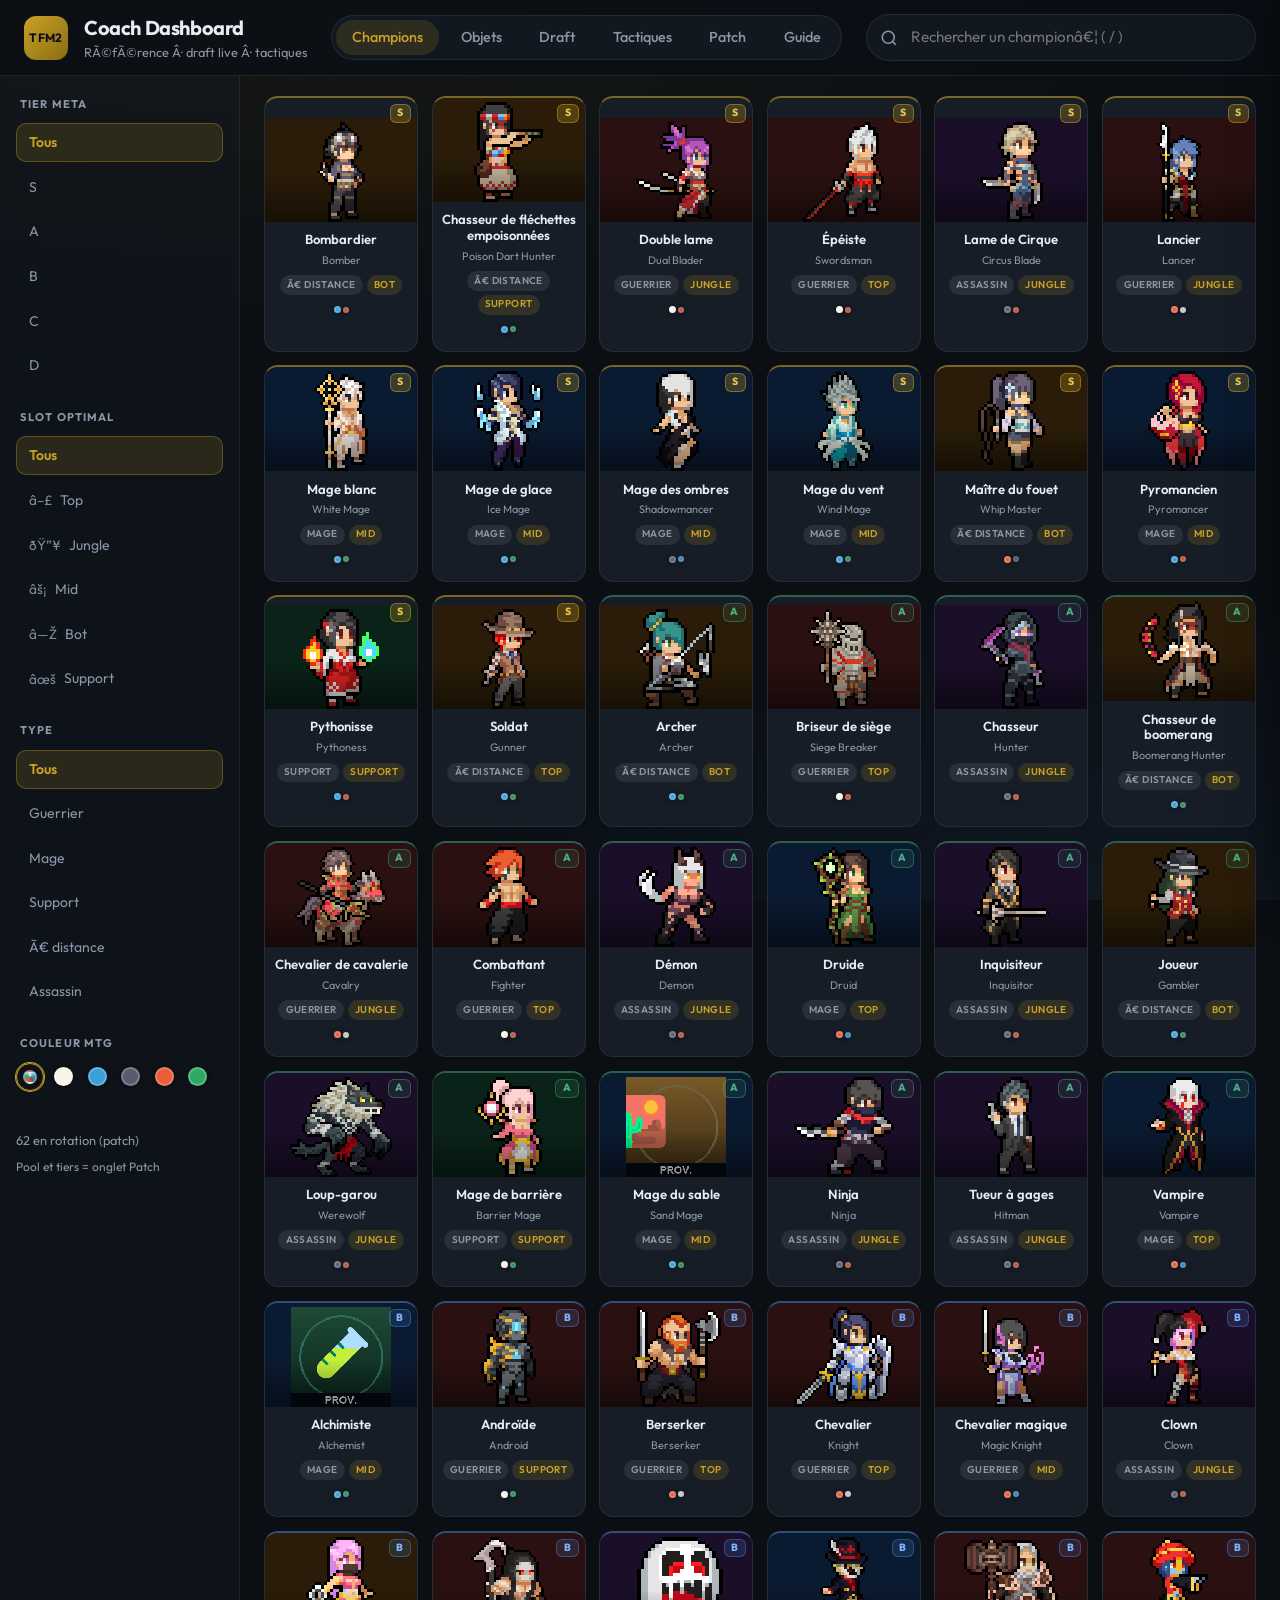
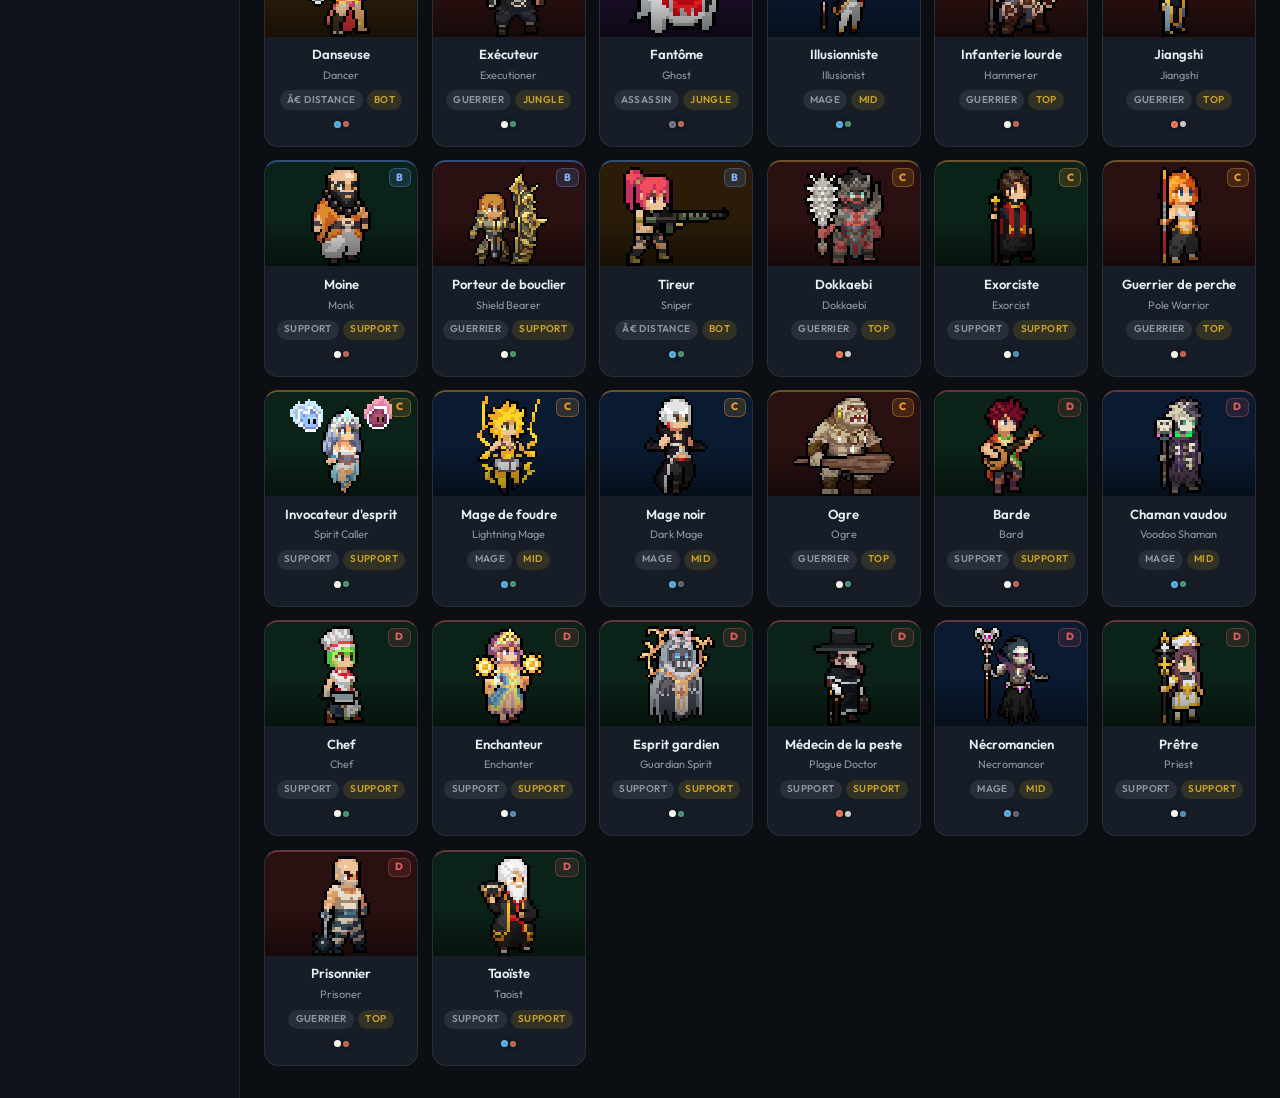
<file: public/index.html>
﻿<!DOCTYPE html>
<html lang="fr">
<head>
  <meta charset="UTF-8" />
  <meta name="viewport" content="width=device-width, initial-scale=1.0" />
  <title>TFM2 Coach â€” Draft & Tactiques</title>
  <link rel="preconnect" href="https://fonts.googleapis.com" />
  <link rel="preconnect" href="https://fonts.gstatic.com" crossorigin />
  <link href="https://fonts.googleapis.com/css2?family=Outfit:wght@400;500;600;700&family=JetBrains+Mono:wght@400;500&display=swap" rel="stylesheet" />
  <link rel="stylesheet" href="styles.css" />
  <link rel="stylesheet" href="ui-mtg.css" />
</head>
<body>
  <div class="app">
    <header class="header">
      <div class="header-brand">
        <div class="logo">TFM2</div>
        <div>
          <h1>Coach Dashboard</h1>
          <p class="subtitle">RÃ©fÃ©rence Â· draft live Â· tactiques</p>
        </div>
      </div>
      <nav class="header-nav" aria-label="Navigation principale">
        <button type="button" class="nav-tab active" data-view="champions">Champions</button>
        <button type="button" class="nav-tab" data-view="items">Objets</button>
        <button type="button" class="nav-tab" data-view="draft">Draft</button>
        <button type="button" class="nav-tab" data-view="tactics">Tactiques</button>
        <button type="button" class="nav-tab" data-view="patch">Patch</button>
        <button type="button" class="nav-tab" data-view="guide">Guide</button>
      </nav>
      <div class="header-search" id="header-search-wrap">
        <svg class="search-icon" viewBox="0 0 24 24" fill="none" stroke="currentColor" stroke-width="2"><circle cx="11" cy="11" r="8"/><path d="m21 21-4.3-4.3"/></svg>
        <input id="search" type="search" placeholder="Rechercher un championâ€¦ ( / )" autocomplete="off" />
      </div>
    </header>

    <aside class="sidebar" id="sidebar-champions">
      <section class="filter-section">
        <h2>Tier meta</h2>
        <div class="filter-chips" id="tier-filters">
          <button class="chip active" data-tier="all">Tous</button>
          <button class="chip chip-tier-s" data-tier="S">S</button>
          <button class="chip chip-tier-a" data-tier="A">A</button>
          <button class="chip chip-tier-b" data-tier="B">B</button>
          <button class="chip chip-tier-c" data-tier="C">C</button>
          <button class="chip chip-tier-d" data-tier="D">D</button>
        </div>
      </section>

      <section class="filter-section">
        <h2>Slot optimal</h2>
        <div class="filter-chips" id="slot-filters">
          <button class="chip active" data-slot="all">Tous</button>
          <button class="chip" data-slot="Top"><span class="slot-icon">â–£</span> Top</button>
          <button class="chip" data-slot="Jungle"><span class="slot-icon">ðŸ”¥</span> Jungle</button>
          <button class="chip" data-slot="Mid"><span class="slot-icon">âš¡</span> Mid</button>
          <button class="chip" data-slot="Bot"><span class="slot-icon">â—Ž</span> Bot</button>
          <button class="chip" data-slot="Support"><span class="slot-icon">âœš</span> Support</button>
        </div>
      </section>

      <section class="filter-section">
        <h2>Type</h2>
        <div class="filter-chips" id="type-filters">
          <button class="chip active" data-type="all">Tous</button>
          <button class="chip" data-type="Guerrier">Guerrier</button>
          <button class="chip" data-type="Mage">Mage</button>
          <button class="chip" data-type="Support">Support</button>
          <button class="chip" data-type="Ã€ distance">Ã€ distance</button>
          <button class="chip" data-type="Assassin">Assassin</button>
        </div>
      </section>

      <section class="filter-section">
        <h2>Couleur MTG</h2>
        <div id="color-filters"></div>
      </section>

      <div class="sidebar-stats">
        <span id="count-label">60 champions</span>
        <p class="sidebar-hint" style="margin-top:0.5rem;font-size:0.75rem">Pool et tiers = onglet Patch</p>
      </div>
    </aside>

    <aside class="sidebar guide-sidebar hidden" id="sidebar-items" aria-label="Filtres objets">
      <section class="filter-section">
        <h2>Tier</h2>
        <div class="filter-chips" id="item-tier-filters">
          <button class="chip active" data-tier="all">Tous</button>
          <button class="chip" data-tier="5">Tier 5</button>
          <button class="chip" data-tier="2">Tier 2</button>
          <button class="chip" data-tier="1">Tier 1</button>
        </div>
      </section>
      <div class="sidebar-stats">
        <span id="items-count-label">â€” objets</span>
      </div>
    </aside>

    <aside class="sidebar guide-sidebar hidden" id="sidebar-draft" aria-hidden="true"></aside>

    <aside class="sidebar guide-sidebar hidden" id="sidebar-tactics" aria-label="Aide tactiques">
      <section class="filter-section">
        <h2>Conseil</h2>
        <p class="sidebar-hint">Remplis les 5 lanes des deux équipes, puis clique <strong>Analyser</strong>. Les réglages correspondent aux options exactes de l'écran Tactiques in-game.</p>
      </section>
      <section class="filter-section" id="tactics-quick-index-section">
        <h2>Index rapide</h2>
        <p class="sidebar-hint">Objectif draft → jungle / Serpent / combat objectif.</p>
        <div class="tactics-quick-index" id="tactics-quick-index"></div>
      </section>
      <section class="filter-section">
        <h2>Templates guide</h2>
        <p class="sidebar-hint">Configs complètes du guide — un clic charge la draft + analyse.</p>
        <div class="tactics-templates" id="tactics-templates"></div>
      </section>
      <section class="filter-section" id="tactics-jungle-fit-section">
        <h2>Fit jungle (7)</h2>
        <div class="tactics-jungle-fit-ref" id="tactics-jungle-fit-ref"></div>
      </section>
    </aside>

    <aside class="sidebar guide-sidebar hidden" id="sidebar-patch" aria-label="Patch actuel">
      <section class="filter-section">
        <h2>Patch</h2>
        <label class="patch-label" for="patch-name-input">Nom de la rotation</label>
        <input type="text" id="patch-name-input" class="patch-name-input" placeholder="Patch actuel" maxlength="80" />
        <p class="sidebar-hint patch-sidebar-hint">Pool, tiers et positions configurÃ©s ici sâ€™appliquent au Draft, aux Tactiques et Ã  la liste Champions.</p>
      </section>
      <section class="filter-section">
        <h2>Rotation</h2>
        <p class="patch-stat" id="patch-stat-count">â€”</p>
        <div class="patch-bulk-actions">
          <button type="button" class="btn-secondary btn-sm" id="patch-enable-all">Tout activer</button>
          <button type="button" class="btn-secondary btn-sm" id="patch-disable-all">Tout retirer</button>
          <button type="button" class="btn-secondary btn-sm patch-reset-btn" id="patch-reset-defaults">RÃ©init. dÃ©fauts</button>
        </div>
      </section>
      <section class="filter-section">
        <h2>Affichage</h2>
        <div class="filter-chips" id="patch-pool-filters">
          <button class="chip active" data-pool="all">Tous</button>
          <button class="chip" data-pool="enabled">En rotation</button>
          <button class="chip" data-pool="disabled">Hors rotation</button>
        </div>
      </section>
      <div class="sidebar-stats">
        <span id="patch-save-status" class="patch-save-status">SynchronisÃ©</span>
      </div>
    </aside>

    <aside class="sidebar guide-sidebar hidden" id="sidebar-guide" aria-label="Sommaire du guide">
      <section class="filter-section">
        <h2>Sommaire</h2>
        <nav id="guide-toc" class="guide-toc"></nav>
      </section>
    </aside>

    <main class="main" id="view-champions">
      <div class="mobile-filters">
        <select id="mobile-tier" aria-label="Filtrer par tier">
          <option value="all">Tous les tiers</option>
          <option value="S">Tier S</option>
          <option value="A">Tier A</option>
          <option value="B">Tier B</option>
          <option value="C">Tier C</option>
          <option value="D">Tier D</option>
        </select>
        <select id="mobile-slot" aria-label="Filtrer par slot">
          <option value="all">Tous les slots</option>
          <option value="Top">Top</option>
          <option value="Jungle">Jungle</option>
          <option value="Mid">Mid</option>
          <option value="Bot">Bot</option>
          <option value="Support">Support</option>
        </select>
        <select id="mobile-type" aria-label="Filtrer par type">
          <option value="all">Tous les types</option>
          <option value="Guerrier">Guerrier</option>
          <option value="Mage">Mage</option>
          <option value="Support">Support</option>
          <option value="Ã€ distance">Ã€ distance</option>
          <option value="Assassin">Assassin</option>
        </select>
      </div>
      <div id="grid" class="champion-grid" aria-live="polite"></div>
      <div id="empty" class="empty-state hidden">
        <p>Aucun champion ne correspond Ã  votre recherche.</p>
      </div>
    </main>

    <main class="main guide-main hidden" id="view-items">
      <div id="items-grid" class="items-grid" aria-live="polite"></div>
    </main>

    <main class="main draft-main hidden" id="view-draft">
      <div class="draft-layout">
        <header class="draft-session-bar" id="draft-session-bar"></header>
        <div id="draft-flash" class="draft-flash" role="alert" aria-live="polite"></div>
        <div class="draft-body">
          <div class="draft-main-col">
            <section class="draft-board-wrap">
              <div class="draft-board" id="draft-board"></div>
            </section>
            <section class="draft-pool-wrap">
              <div class="draft-pool" id="draft-pool"></div>
            </section>
          </div>
        </div>
      </div>
    </main>

    <main class="main tactics-main hidden" id="view-tactics">
      <div class="tactics-layout">
        <section class="tactics-draft">
          <div class="draft-column our-team">
            <h2>Notre Ã©quipe</h2>
            <div class="tactics-slots-grid" id="our-slots"></div>
          </div>
          <div class="draft-vs">VS</div>
          <div class="draft-column draft-enemy enemy-team">
            <h2>Adversaire</h2>
            <div class="tactics-slots-grid" id="enemy-slots"></div>
          </div>
        </section>
        <p class="tactics-hint" id="tactics-focus-hint">Clique une lane, puis un champion ci-dessous (A â†’ Z)</p>
        <section class="tactics-pool-wrap">
          <div class="tactics-pool draft-pool" id="tactics-pool"></div>
        </section>
        <div class="tactics-actions">
          <button type="button" id="import-draft-tactics" class="btn-secondary">Importer la draft</button>
          <button type="button" id="analyze-tactics" class="btn-primary">Analyser les tactiques</button>
          <button type="button" id="clear-tactics" class="btn-secondary">Effacer</button>
        </div>
        <section id="tactics-comp-score" class="tactics-comp-score hidden" aria-live="polite"></section>
        <section id="tactics-result" class="tactics-result hidden" aria-live="polite"></section>
      </div>
    </main>

    <main class="main patch-main hidden" id="view-patch">
      <header class="patch-header">
        <div>
          <h2 class="patch-title">Patch actuel</h2>
          <p class="patch-subtitle">DÃ©finis le pool jouable, le tier meta et les postes de chaque champion pour cette rotation.</p>
        </div>
        <input type="search" id="patch-search" class="patch-search" placeholder="Rechercher un championâ€¦" autocomplete="off" />
      </header>
      <div class="patch-table-wrap">
        <table class="patch-table" id="patch-table">
          <thead>
            <tr>
              <th scope="col">Champion</th>
              <th scope="col">Rotation</th>
              <th scope="col">Tier</th>
              <th scope="col">Postes jouables</th>
            </tr>
          </thead>
          <tbody id="patch-table-body"></tbody>
        </table>
      </div>
      <p id="patch-empty" class="empty-state hidden">Aucun champion ne correspond Ã  la recherche.</p>
    </main>

    <main class="main guide-main hidden" id="view-guide">
      <article id="guide-content" class="guide-content"></article>
    </main>

    <aside id="detail" class="detail-panel" aria-hidden="true">
      <button id="close-detail" class="close-btn" aria-label="Fermer">Ã—</button>
      <div id="detail-content"></div>
    </aside>
    <div id="overlay" class="overlay hidden"></div>
  </div>

  <script src="patch-config.js"></script>
  <script src="mtg-color-pie.js?v=1"></script>
  <script src="family-core.js?v=1"></script>
  <script src="match-core.js?v=13"></script>
  <script src="ability-core.js?v=1"></script>
  <script src="beatdown-core.js?v=4"></script>
  <script src="adaptive-engine.js?v=1"></script>
  <script src="draft-data.js?v=1"></script>
  <script src="draft-model.js?v=2"></script>
  <script src="champion-pool-ui.js?v=2"></script>
  <script src="draft-engine.js?v=40"></script>
  <script src="item-guide.js?v=2"></script>
  <script src="tfm2-tactics-engine.js?v=2"></script>
  <script src="app.js?v=5"></script>
  <script src="draft-ui.js?v=12"></script>
</body>
</html>
</file>
<file: public/styles.css>
:root {
  --bg: #0b0f14;
  --bg-elevated: #121820;
  --bg-card: #161d27;
  --bg-card-hover: #1c2533;
  --border: rgba(255, 255, 255, 0.08);
  --text: #e8edf4;
  --text-muted: #8b97a8;
  --accent: #c9a227;
  --accent-soft: rgba(201, 162, 39, 0.15);
  --danger: #e05d5d;
  --danger-soft: rgba(224, 93, 93, 0.12);
  --success: #4caf82;
  --success-soft: rgba(76, 175, 130, 0.12);
  --guerrier: #e05d5d;
  --mage: #5b9cf5;
  --support: #4caf82;
  --distance: #f0a030;
  --assassin: #b06cf0;
  --radius: 14px;
  --shadow: 0 8px 32px rgba(0, 0, 0, 0.35);
  --detail-width: min(480px, 100vw);
  --header-h: 76px;
}

* { box-sizing: border-box; margin: 0; padding: 0; }

body {
  font-family: "Outfit", system-ui, sans-serif;
  background: var(--bg);
  color: var(--text);
  min-height: 100vh;
  line-height: 1.5;
}

body::before {
  content: "";
  position: fixed;
  inset: 0;
  background:
    radial-gradient(ellipse 80% 50% at 20% -10%, rgba(201, 162, 39, 0.08), transparent),
    radial-gradient(ellipse 60% 40% at 90% 100%, rgba(91, 156, 245, 0.06), transparent);
  pointer-events: none;
  z-index: 0;
}

.app {
  position: relative;
  z-index: 1;
  display: grid;
  grid-template-columns: 240px 1fr;
  grid-template-rows: var(--header-h) 1fr;
  grid-template-areas:
    "header header"
    "sidebar main";
  min-height: 100vh;
}

.app.draft-focus {
  grid-template-columns: 1fr;
  grid-template-areas:
    "header"
    "main";
}

.app.draft-focus .sidebar {
  display: none;
}

.app.tactics-focus {
  grid-template-columns: 1fr;
  grid-template-areas:
    "header"
    "main";
}

.app.tactics-focus .sidebar {
  display: none;
}

.header {
  grid-area: header;
  display: flex;
  align-items: center;
  justify-content: space-between;
  gap: 1.5rem;
  padding: 0 1.5rem;
  border-bottom: 1px solid var(--border);
  background: rgba(11, 15, 20, 0.85);
  backdrop-filter: blur(12px);
  position: sticky;
  top: 0;
  z-index: 20;
}

.header-brand {
  display: flex;
  align-items: center;
  gap: 1rem;
}

.logo {
  width: 44px;
  height: 44px;
  border-radius: 12px;
  background: linear-gradient(135deg, var(--accent), #8a6d12);
  display: grid;
  place-items: center;
  font-weight: 700;
  font-size: 0.75rem;
  letter-spacing: 0.04em;
  color: #0b0f14;
}

.header h1 {
  font-size: 1.25rem;
  font-weight: 700;
  letter-spacing: -0.02em;
}

.subtitle {
  font-size: 0.8rem;
  color: var(--text-muted);
}

.header-search {
  position: relative;
  flex: 1;
  max-width: 420px;
}

.search-icon {
  position: absolute;
  left: 14px;
  top: 50%;
  transform: translateY(-50%);
  width: 18px;
  height: 18px;
  color: var(--text-muted);
  pointer-events: none;
}

.header-search input {
  width: 100%;
  padding: 0.7rem 1rem 0.7rem 2.75rem;
  border-radius: 999px;
  border: 1px solid var(--border);
  background: var(--bg-elevated);
  color: var(--text);
  font: inherit;
  font-size: 0.95rem;
  transition: border-color 0.2s, box-shadow 0.2s;
}

.header-search input:focus {
  outline: none;
  border-color: rgba(201, 162, 39, 0.5);
  box-shadow: 0 0 0 3px var(--accent-soft);
}

.sidebar {
  grid-area: sidebar;
  padding: 1.25rem 1rem;
  border-right: 1px solid var(--border);
  background: rgba(18, 24, 32, 0.5);
  overflow-y: auto;
}

.filter-section { margin-bottom: 1.5rem; }

.filter-section h2 {
  font-size: 0.7rem;
  text-transform: uppercase;
  letter-spacing: 0.1em;
  color: var(--text-muted);
  margin-bottom: 0.65rem;
  padding-left: 0.25rem;
}

.filter-chips {
  display: flex;
  flex-direction: column;
  gap: 0.35rem;
}

.chip {
  display: flex;
  align-items: center;
  gap: 0.5rem;
  padding: 0.5rem 0.75rem;
  border: 1px solid transparent;
  border-radius: 10px;
  background: transparent;
  color: var(--text-muted);
  font: inherit;
  font-size: 0.875rem;
  cursor: pointer;
  text-align: left;
  transition: all 0.15s;
}

.chip:hover {
  background: var(--bg-card);
  color: var(--text);
}

.chip.active {
  background: var(--accent-soft);
  border-color: rgba(201, 162, 39, 0.35);
  color: var(--accent);
  font-weight: 600;
}

.slot-icon { font-size: 0.85rem; opacity: 0.9; }

.sidebar-stats {
  margin-top: auto;
  padding-top: 1rem;
  font-size: 0.8rem;
  color: var(--text-muted);
}

.main {
  grid-area: main;
  padding: 1.25rem 1.5rem 2rem;
  overflow-y: auto;
}

.champion-grid {
  display: grid;
  grid-template-columns: repeat(auto-fill, minmax(148px, 1fr));
  gap: 0.85rem;
}

.champion-card {
  appearance: none;
  border: 1px solid var(--border);
  border-radius: var(--radius);
  background: var(--bg-card);
  padding: 0;
  cursor: pointer;
  text-align: center;
  color: inherit;
  font: inherit;
  overflow: hidden;
  position: relative;
  transition: transform 0.18s, border-color 0.18s, box-shadow 0.18s, background 0.18s;
}

.champion-card:hover {
  transform: translateY(-3px);
  border-color: rgba(255, 255, 255, 0.14);
  background: var(--bg-card-hover);
  box-shadow: var(--shadow);
}

.champion-card:focus-visible {
  outline: 2px solid var(--accent);
  outline-offset: 2px;
}

.champion-card.selected {
  border-color: var(--accent);
  box-shadow: 0 0 0 1px var(--accent), var(--shadow);
}

.tier-badge {
  position: absolute;
  top: 6px;
  right: 6px;
  z-index: 2;
  font-size: 0.65rem;
  font-weight: 800;
  line-height: 1;
  padding: 0.2rem 0.4rem;
  border-radius: 6px;
  letter-spacing: 0.04em;
}

.tier-badge-lg {
  position: static;
  font-size: 0.85rem;
  padding: 0.3rem 0.55rem;
}

.tier-s { background: rgba(201, 162, 39, 0.25); color: #e8c547; border: 1px solid rgba(201, 162, 39, 0.5); }
.tier-a { background: var(--success-soft); color: var(--success); border: 1px solid rgba(76, 175, 130, 0.4); }
.tier-b { background: rgba(91, 156, 245, 0.15); color: #7eb3ff; border: 1px solid rgba(91, 156, 245, 0.35); }
.tier-c { background: rgba(240, 160, 48, 0.15); color: #f0a030; border: 1px solid rgba(240, 160, 48, 0.35); }
.tier-d { background: var(--danger-soft); color: var(--danger); border: 1px solid rgba(224, 93, 93, 0.35); }

.champion-card:has(.tier-s) { border-top: 2px solid rgba(201, 162, 39, 0.55); }
.champion-card:has(.tier-a) { border-top: 2px solid rgba(76, 175, 130, 0.45); }
.champion-card:has(.tier-b) { border-top: 2px solid rgba(91, 156, 245, 0.4); }
.champion-card:has(.tier-c) { border-top: 2px solid rgba(240, 160, 48, 0.4); }
.champion-card:has(.tier-d) { border-top: 2px solid rgba(224, 93, 93, 0.4); }

.chip-tier-s.active { background: rgba(201, 162, 39, 0.2); color: #e8c547; }
.chip-tier-a.active { background: var(--success-soft); color: var(--success); }
.chip-tier-b.active { background: rgba(91, 156, 245, 0.15); color: #7eb3ff; }
.chip-tier-c.active { background: rgba(240, 160, 48, 0.15); color: #f0a030; }
.chip-tier-d.active { background: var(--danger-soft); color: var(--danger); }

.detail-title-row {
  display: flex;
  align-items: center;
  gap: 0.65rem;
  flex-wrap: wrap;
}

.detail-title-row h2 {
  margin: 0;
}

.tier-note-section {
  border-left: 3px solid var(--accent);
  padding-left: 0.85rem;
}

.tier-note-text {
  font-size: 0.92rem;
  color: var(--text-muted);
  line-height: 1.55;
}

.card-avatar,
.champ-icon {
  height: 104px;
  display: flex;
  align-items: flex-end;
  justify-content: center;
  font-size: 1.75rem;
  font-weight: 700;
  letter-spacing: -0.03em;
  position: relative;
  overflow: hidden;
}

.champ-icon img {
  width: auto;
  height: 96%;
  max-width: 92%;
  object-fit: contain;
  object-position: bottom center;
  display: block;
  image-rendering: pixelated;
  image-rendering: crisp-edges;
  -webkit-optimize-contrast: auto;
}

.champ-icon-fallback {
  display: none;
  position: absolute;
  inset: 0;
  align-items: center;
  justify-content: center;
}

.champ-icon--fallback .champ-icon-fallback,
.champ-icon--fallback:not(:has(img)) {
  display: flex;
}

.champ-icon--detail,
.detail-avatar {
  width: 96px;
  height: 112px;
  border-radius: 16px;
  flex-shrink: 0;
  display: flex;
  align-items: flex-end;
  justify-content: center;
  font-size: 2rem;
  font-weight: 700;
  border: 2px solid rgba(255, 255, 255, 0.12);
  box-shadow: 0 8px 24px rgba(0, 0, 0, 0.35);
}

.champ-icon--detail img {
  height: 94%;
  max-width: 90%;
}

.champ-icon--card {
  border-radius: 0;
}

.card-avatar::after,
.champ-icon--card::after {
  content: "";
  position: absolute;
  inset: auto 0 0 0;
  height: 45%;
  background: linear-gradient(transparent, rgba(0, 0, 0, 0.45));
  pointer-events: none;
  z-index: 1;
}

.type-guerrier.champ-icon:not(.champ-icon--fallback) { background: #2a1010; }
.type-mage.champ-icon:not(.champ-icon--fallback) { background: #0a1a30; }
.type-support.champ-icon:not(.champ-icon--fallback) { background: #0a2218; }
.type-distance.champ-icon:not(.champ-icon--fallback) { background: #2a1c08; }
.type-assassin.champ-icon:not(.champ-icon--fallback) { background: #1a0e28; }
.type-default.champ-icon:not(.champ-icon--fallback) { background: #1a2230; }

.type-guerrier.champ-icon--fallback { background: linear-gradient(160deg, #3d1515, var(--guerrier)); }
.type-mage.champ-icon--fallback { background: linear-gradient(160deg, #0f2847, var(--mage)); }
.type-support.champ-icon--fallback { background: linear-gradient(160deg, #0f3324, var(--support)); }
.type-distance.champ-icon--fallback { background: linear-gradient(160deg, #3d2810, var(--distance)); }
.type-assassin.champ-icon--fallback { background: linear-gradient(160deg, #2a1240, var(--assassin)); }
.type-default.champ-icon--fallback { background: linear-gradient(160deg, #1a2230, #4a5568); }

.card-body { padding: 0.65rem 0.5rem 0.75rem; }

.card-name {
  font-size: 0.82rem;
  font-weight: 600;
  line-height: 1.2;
  margin-bottom: 0.25rem;
}

.card-en {
  font-size: 0.68rem;
  color: var(--text-muted);
  margin-bottom: 0.45rem;
}

.card-badges {
  display: flex;
  flex-wrap: wrap;
  gap: 0.25rem;
  justify-content: center;
}

.badge {
  font-size: 0.62rem;
  font-weight: 600;
  padding: 0.15rem 0.45rem;
  border-radius: 999px;
  text-transform: uppercase;
  letter-spacing: 0.04em;
}

.badge-type { background: rgba(255,255,255,0.08); color: var(--text-muted); }
.badge-slot { background: var(--accent-soft); color: var(--accent); }

.empty-state {
  text-align: center;
  padding: 4rem 1rem;
  color: var(--text-muted);
}

.hidden { display: none !important; }

.overlay {
  position: fixed;
  inset: 0;
  background: rgba(0, 0, 0, 0.55);
  z-index: 30;
  backdrop-filter: blur(2px);
}

.detail-panel {
  position: fixed;
  top: 0;
  right: 0;
  width: var(--detail-width);
  height: 100vh;
  background: var(--bg-elevated);
  border-left: 1px solid var(--border);
  z-index: 40;
  overflow-y: auto;
  transform: translateX(100%);
  transition: transform 0.28s cubic-bezier(0.4, 0, 0.2, 1);
  box-shadow: -8px 0 40px rgba(0, 0, 0, 0.4);
}

.detail-panel.open { transform: translateX(0); }

.close-btn {
  position: sticky;
  top: 0;
  float: right;
  margin: 0.75rem 0.75rem 0 0;
  width: 36px;
  height: 36px;
  border: 1px solid var(--border);
  border-radius: 10px;
  background: var(--bg-card);
  color: var(--text);
  font-size: 1.4rem;
  line-height: 1;
  cursor: pointer;
  z-index: 2;
  transition: background 0.15s;
}

.close-btn:hover { background: var(--bg-card-hover); }

.detail-inner { padding: 0 1.25rem 2rem; clear: both; }

.detail-hero {
  display: flex;
  gap: 1rem;
  align-items: flex-start;
  margin-bottom: 1.5rem;
}

.detail-title h2 {
  font-size: 1.5rem;
  font-weight: 700;
  letter-spacing: -0.02em;
  margin-bottom: 0.15rem;
}

.detail-title .en-name {
  color: var(--text-muted);
  font-size: 0.9rem;
  margin-bottom: 0.5rem;
}

.detail-meta {
  display: flex;
  flex-wrap: wrap;
  gap: 0.35rem;
}

.detail-section {
  margin-bottom: 1.35rem;
}

.detail-section h3 {
  font-size: 0.72rem;
  text-transform: uppercase;
  letter-spacing: 0.1em;
  color: var(--accent);
  margin-bottom: 0.55rem;
}

.detail-section p,
.detail-section .text-block {
  font-size: 0.92rem;
  color: var(--text);
}

.stats-block {
  font-family: "JetBrains Mono", monospace;
  font-size: 0.78rem;
  background: var(--bg-card);
  border: 1px solid var(--border);
  border-radius: 10px;
  padding: 0.65rem 0.85rem;
  color: var(--text-muted);
  line-height: 1.6;
}

.matchup-list {
  display: flex;
  flex-wrap: wrap;
  gap: 0.4rem;
}

.matchup-chip {
  border: none;
  border-radius: 999px;
  padding: 0.35rem 0.75rem;
  font: inherit;
  font-size: 0.8rem;
  font-weight: 500;
  cursor: pointer;
  transition: transform 0.12s, opacity 0.12s;
}

.matchup-chip:hover { transform: scale(1.04); }

.matchup-chip.worst {
  background: var(--danger-soft);
  color: #f09090;
  border: 1px solid rgba(224, 93, 93, 0.25);
}

.matchup-chip.best {
  background: var(--success-soft);
  color: #7ddea8;
  border: 1px solid rgba(76, 175, 130, 0.25);
}

.ability-card {
  background: var(--bg-card);
  border: 1px solid var(--border);
  border-radius: 12px;
  padding: 0.85rem 1rem;
  margin-bottom: 0.6rem;
}

.ability-card.ultimate {
  border-color: rgba(201, 162, 39, 0.35);
  background: linear-gradient(135deg, var(--bg-card), rgba(201, 162, 39, 0.06));
}

.ability-header {
  display: flex;
  justify-content: space-between;
  align-items: center;
  gap: 0.5rem;
  margin-bottom: 0.45rem;
}

.ability-slot {
  font-weight: 700;
  font-size: 0.85rem;
}

.ability-meta {
  font-size: 0.72rem;
  color: var(--text-muted);
  font-family: "JetBrains Mono", monospace;
}

.ability-desc {
  font-size: 0.88rem;
  line-height: 1.55;
}

.ability-desc strong,
.detail-section strong {
  color: #fff;
  font-weight: 600;
}

.visual-note {
  font-size: 0.85rem;
  color: var(--text-muted);
  font-style: italic;
}

.mobile-filters {
  display: none;
  gap: 0.5rem;
  margin-bottom: 1rem;
}

.mobile-filters select {
  flex: 1;
  padding: 0.55rem 0.75rem;
  border-radius: 10px;
  border: 1px solid var(--border);
  background: var(--bg-card);
  color: var(--text);
  font: inherit;
  font-size: 0.875rem;
}

/* Header navigation */
.header-nav {
  display: flex;
  gap: 0.35rem;
  padding: 0.25rem;
  border-radius: 999px;
  background: var(--bg-elevated);
  border: 1px solid var(--border);
}

.nav-tab {
  padding: 0.45rem 1rem;
  border: none;
  border-radius: 999px;
  background: transparent;
  color: var(--text-muted);
  font: inherit;
  font-size: 0.9rem;
  font-weight: 500;
  cursor: pointer;
  transition: background 0.2s, color 0.2s;
}

.nav-tab:hover {
  color: var(--text);
}

.nav-tab.active {
  background: var(--accent-soft);
  color: var(--accent);
}

.hidden { display: none !important; }

/* Guide view */
.guide-sidebar .filter-section h2 {
  margin-bottom: 0.75rem;
}

.guide-toc {
  display: flex;
  flex-direction: column;
  gap: 0.25rem;
}

.guide-toc-link {
  display: block;
  padding: 0.45rem 0.65rem;
  border-radius: 8px;
  color: var(--text-muted);
  text-decoration: none;
  font-size: 0.88rem;
  line-height: 1.35;
  transition: background 0.15s, color 0.15s;
}

.guide-toc-link:hover,
.guide-toc-link.active {
  background: var(--accent-soft);
  color: var(--text);
}

.guide-main {
  overflow-y: auto;
  max-height: calc(100vh - var(--header-h));
}

.guide-content {
  max-width: 820px;
  padding: 1.5rem 2rem 3rem;
}

.guide-hero {
  margin-bottom: 2rem;
  padding-bottom: 1.5rem;
  border-bottom: 1px solid var(--border);
}

.guide-hero h2 {
  font-size: 1.75rem;
  margin-bottom: 0.5rem;
}

.guide-meta {
  font-size: 0.9rem;
  color: var(--text-muted);
  margin-bottom: 0.75rem;
}

.guide-meta a {
  color: var(--accent);
}

.guide-disclaimer {
  font-size: 0.9rem;
  color: var(--text-muted);
  font-style: italic;
}

.guide-section {
  scroll-margin-top: calc(var(--header-h) + 1rem);
  margin-bottom: 2.5rem;
}

.guide-section h3 {
  font-size: 1.25rem;
  margin-bottom: 0.75rem;
  color: var(--accent);
}

.guide-note {
  font-size: 0.9rem;
  color: var(--text-muted);
  font-style: italic;
  margin-bottom: 0.75rem;
}

.guide-body {
  color: var(--text);
  line-height: 1.65;
}

.guide-body p {
  margin-bottom: 0.85rem;
}

.guide-body ol,
.guide-body ul {
  margin: 0.5rem 0 1rem 1.25rem;
}

.guide-body li {
  margin-bottom: 0.45rem;
}

.guide-body table {
  width: 100%;
  border-collapse: collapse;
  margin: 1rem 0;
  font-size: 0.92rem;
}

.guide-body th,
.guide-body td {
  border: 1px solid var(--border);
  padding: 0.55rem 0.75rem;
  text-align: left;
}

.guide-body th {
  background: var(--bg-elevated);
  color: var(--accent);
}

.tier-list {
  display: flex;
  flex-direction: column;
  gap: 0.85rem;
}

.tier-entry {
  padding: 0.85rem 1rem;
  border-radius: var(--radius);
  background: var(--bg-card);
  border: 1px solid var(--border);
}

.tier-entry-name {
  font-weight: 600;
  margin-bottom: 0.35rem;
}

.tier-entry-text {
  font-size: 0.92rem;
  color: var(--text-muted);
  line-height: 1.55;
}

.tactic-list {
  display: flex;
  flex-direction: column;
  gap: 0.65rem;
}

.tactic-entry {
  padding: 0.75rem 1rem;
  border-left: 3px solid var(--accent);
  background: var(--bg-card);
  border-radius: 0 var(--radius) var(--radius) 0;
}

.tactic-entry-name {
  font-weight: 600;
  font-size: 0.95rem;
  margin-bottom: 0.25rem;
}

.tactic-entry-text {
  font-size: 0.9rem;
  color: var(--text-muted);
}

.champ-link {
  background: none;
  border: none;
  padding: 0;
  font: inherit;
  color: var(--accent);
  cursor: pointer;
  text-decoration: underline;
  text-underline-offset: 2px;
}

.champ-link:hover {
  color: #e0c04a;
}

.item-link {
  background: none;
  border: none;
  padding: 0;
  font: inherit;
  color: #5b9cf5;
  cursor: pointer;
  text-decoration: underline;
  text-underline-offset: 2px;
}

.build-list {
  display: flex;
  flex-direction: column;
  gap: 0.5rem;
}

.build-slot {
  display: flex;
  align-items: center;
  gap: 0.65rem;
}

.build-order {
  width: 1.5rem;
  height: 1.5rem;
  border-radius: 50%;
  background: var(--accent-soft);
  color: var(--accent);
  font-size: 0.75rem;
  font-weight: 700;
  display: grid;
  place-items: center;
  flex-shrink: 0;
}

.build-chip {
  flex: 1;
  text-align: left;
  padding: 0.55rem 0.75rem;
  border-radius: 10px;
  border: 1px solid var(--border);
  background: var(--bg-card);
  color: var(--text);
  font: inherit;
  font-size: 0.88rem;
  cursor: pointer;
  transition: border-color 0.15s, background 0.15s;
}

.build-chip:hover {
  border-color: var(--accent);
  background: var(--bg-card-hover);
}

.items-grid {
  display: grid;
  grid-template-columns: repeat(auto-fill, minmax(280px, 1fr));
  gap: 1rem;
  padding: 1.5rem;
}

.item-card {
  padding: 1rem 1.1rem;
  border-radius: var(--radius);
  background: var(--bg-card);
  border: 1px solid var(--border);
  transition: border-color 0.2s, box-shadow 0.2s;
}

.item-card.highlight {
  border-color: var(--accent);
  box-shadow: 0 0 0 2px var(--accent-soft);
}

.item-card.tier-5 {
  border-color: rgba(201, 162, 39, 0.35);
  background: linear-gradient(145deg, var(--bg-card), rgba(201, 162, 39, 0.06));
}

.item-card-header {
  display: flex;
  align-items: flex-start;
  justify-content: space-between;
  gap: 0.5rem;
  margin-bottom: 0.35rem;
}

.item-card-header h3 {
  font-size: 0.95rem;
  font-weight: 600;
  line-height: 1.3;
}

.item-tier-badge {
  font-size: 0.7rem;
  font-weight: 700;
  padding: 0.2rem 0.45rem;
  border-radius: 6px;
  background: var(--accent-soft);
  color: var(--accent);
  flex-shrink: 0;
}

.item-cost {
  font-size: 0.8rem;
  color: var(--accent);
  margin-bottom: 0.5rem;
}

.item-type {
  font-size: 0.78rem;
  color: var(--text-muted);
  margin-bottom: 0.35rem;
}

.item-stats {
  font-size: 0.85rem;
  line-height: 1.45;
  margin-bottom: 0.35rem;
}

.item-passive {
  font-size: 0.82rem;
  color: var(--text-muted);
  font-style: italic;
  margin-bottom: 0.5rem;
  line-height: 1.4;
}

.item-champs {
  font-size: 0.8rem;
  color: var(--text-muted);
  border-top: 1px solid var(--border);
  padding-top: 0.5rem;
  margin-top: 0.35rem;
}

.item-champs-label {
  color: var(--text-muted);
  margin-right: 0.25rem;
}

/* Tactics advisor */
.tactics-main {
  overflow-y: auto;
  max-height: calc(100vh - var(--header-h));
  padding: 0.5rem 0.75rem 1rem;
}

.tactics-layout {
  max-width: none;
  margin: 0;
  padding: 0.25rem 0 2rem;
}

.tactics-draft {
  display: grid;
  grid-template-columns: 1fr auto 1fr;
  gap: 1rem;
  align-items: start;
  background: linear-gradient(165deg, rgba(20, 28, 40, 0.95), rgba(12, 16, 24, 0.98));
  border: 1px solid var(--border);
  border-radius: var(--radius);
  padding: 1rem 1.15rem;
}

.tactics-slots-grid {
  display: grid;
  grid-template-columns: repeat(5, 1fr);
  gap: 0.4rem;
}

.tactics-slot-cell {
  min-height: 110px;
}

.our-team .tactics-slot-cell.draft-cell-focused {
  border-color: var(--accent) !important;
  box-shadow: 0 0 0 2px rgba(110, 231, 183, 0.35);
}

.enemy-team .tactics-slot-cell.draft-cell-focused {
  border-color: #e08080 !important;
  box-shadow: 0 0 0 2px rgba(224, 93, 93, 0.35);
}

.tactics-hint {
  font-size: 0.78rem;
  color: var(--text-muted);
  margin: 0.65rem 0 0.5rem;
  text-align: center;
}

.tactics-pool-wrap {
  background: var(--bg-card);
  border: 1px solid var(--border);
  border-radius: var(--radius);
  padding: 0.85rem 1rem 1rem;
  margin-bottom: 0.5rem;
}

.tactics-pool-wrap .draft-pool-grid-alpha,
.tactics-pool-wrap .draft-pool-grid-lol {
  max-height: min(480px, calc(100vh - var(--header-h) - 20rem));
}

.draft-column h2 {
  font-size: 1rem;
  margin-bottom: 0.75rem;
  color: var(--accent);
}

.draft-enemy h2 {
  color: var(--danger);
}

.draft-vs {
  align-self: center;
  font-weight: 700;
  font-size: 1.1rem;
  color: var(--text-muted);
  padding-top: 2rem;
}

.draft-slots {
  display: flex;
  flex-direction: column;
  gap: 0.55rem;
}

.draft-slot {
  display: grid;
  grid-template-columns: 90px 1fr;
  align-items: center;
  gap: 0.5rem;
}

.draft-slot-label {
  font-size: 0.82rem;
  color: var(--text-muted);
}

.draft-select {
  padding: 0.5rem 0.65rem;
  border-radius: 10px;
  border: 1px solid var(--border);
  background: var(--bg-card);
  color: var(--text);
  font: inherit;
  font-size: 0.88rem;
}

.btn-secondary:disabled {
  opacity: 0.45;
  cursor: not-allowed;
}

.tactics-actions {
  display: flex;
  flex-wrap: wrap;
  gap: 0.65rem;
  margin: 1.25rem 0;
}

.btn-primary,
.btn-secondary {
  padding: 0.65rem 1.25rem;
  border-radius: 10px;
  font: inherit;
  font-weight: 600;
  cursor: pointer;
  border: none;
}

.btn-primary {
  background: linear-gradient(135deg, var(--accent), #8a6d12);
  color: #0b0f14;
}

.btn-primary:hover {
  filter: brightness(1.08);
}

.btn-secondary {
  background: var(--bg-card);
  color: var(--text-muted);
  border: 1px solid var(--border);
}

.tactics-comp-score {
  margin-top: 1rem;
  padding: 1rem 1.15rem;
  border-radius: var(--radius-md);
  border: 1px solid var(--border);
  background: var(--bg-elevated);
}

.tactics-comp-score.hidden {
  display: none;
}

.tactics-comp-score-title {
  margin: 0 0 0.75rem;
  font-size: 0.78rem;
  font-weight: 600;
  text-transform: uppercase;
  letter-spacing: 0.05em;
  color: var(--text-muted);
}

.tactics-comp-duel {
  display: grid;
  grid-template-columns: 1fr auto 1fr;
  gap: 0.75rem;
  align-items: center;
  margin-bottom: 0.85rem;
}

.tactics-comp-side {
  display: flex;
  flex-direction: column;
  gap: 0.2rem;
  padding: 0.75rem 0.85rem;
  border-radius: var(--radius-sm);
  border: 1px solid var(--border);
  background: var(--bg);
}

.tactics-comp-side.is-favored {
  border-color: var(--accent);
  box-shadow: 0 0 0 1px rgba(99, 179, 237, 0.25);
}

.our-team.tactics-comp-side.is-favored {
  border-color: #4dabf7;
  background: rgba(77, 171, 247, 0.08);
}

.enemy-team.tactics-comp-side.is-favored {
  border-color: #ff6b6b;
  background: rgba(255, 107, 107, 0.08);
}

.tactics-comp-label {
  font-size: 0.78rem;
  color: var(--text-muted);
}

.tactics-comp-points {
  font-size: 1.75rem;
  font-weight: 700;
  line-height: 1.1;
  font-variant-numeric: tabular-nums;
}

.tactics-comp-win {
  font-size: 0.95rem;
  font-weight: 600;
  color: var(--accent);
}

.enemy-team .tactics-comp-win {
  color: #ff8787;
}

.tactics-comp-vs {
  font-size: 0.72rem;
  font-weight: 700;
  color: var(--text-muted);
  text-align: center;
}

.tactics-win-bar {
  display: flex;
  height: 0.55rem;
  border-radius: 999px;
  overflow: hidden;
  background: var(--border);
  margin-bottom: 0.5rem;
}

.tactics-win-bar-our {
  background: linear-gradient(90deg, #339af0, #4dabf7);
  transition: width 0.35s ease;
}

.tactics-win-bar-enemy {
  background: linear-gradient(90deg, #ff8787, #ff6b6b);
  transition: width 0.35s ease;
}

.tactics-comp-margin {
  margin: 0 0 0.65rem;
  font-size: 0.82rem;
}

.tactics-comp-score-progress {
  display: block;
  margin-top: 0.35rem;
  font-size: 0.85rem;
}

.tactics-comp-details {
  margin-top: 0.5rem;
  font-size: 0.85rem;
}

.tactics-comp-details summary {
  cursor: pointer;
  color: var(--text-muted);
  user-select: none;
}

.tactics-comp-breakdown {
  width: 100%;
  margin-top: 0.65rem;
  border-collapse: collapse;
  font-size: 0.82rem;
}

.tactics-comp-breakdown th,
.tactics-comp-breakdown td {
  padding: 0.35rem 0.5rem;
  border-bottom: 1px solid var(--border);
  text-align: left;
}

.tactics-comp-breakdown .num {
  text-align: right;
  font-variant-numeric: tabular-nums;
  font-weight: 600;
}

.tactics-comp-breakdown .our-num {
  color: #74c0fc;
}

.tactics-comp-breakdown .enemy-num {
  color: #ff8787;
}

.tactics-comp-block .tactics-comp-score-inner {
  padding: 0;
  border: none;
  background: transparent;
}

.tactics-result {
  border-top: 1px solid var(--border);
  padding-top: 1.25rem;
}

.tactics-result-header h2 {
  font-size: 1.35rem;
  margin-bottom: 0.5rem;
}

.tactics-comp-type-badge {
  display: inline-block;
  font-size: 0.85rem;
  font-weight: 600;
  padding: 0.2rem 0.65rem;
  margin-bottom: 0.45rem;
  border-radius: 999px;
  background: rgba(74, 159, 212, 0.18);
  color: var(--accent, #4a9fd4);
  border: 1px solid rgba(74, 159, 212, 0.35);
}

.win-plan {
  color: var(--text);
  line-height: 1.55;
  margin-bottom: 0.5rem;
}

.split-note {
  font-size: 0.9rem;
  color: var(--text-muted);
}

.tactics-block {
  margin-bottom: 1.75rem;
}

.tactics-block h3 {
  font-size: 1rem;
  color: var(--accent);
  margin-bottom: 0.65rem;
}

.tactics-table {
  width: 100%;
  border-collapse: collapse;
  font-size: 0.88rem;
}

.tactics-table th,
.tactics-table td {
  border: 1px solid var(--border);
  padding: 0.55rem 0.65rem;
  text-align: left;
  vertical-align: top;
}

.tactics-table th {
  background: var(--bg-elevated);
  color: var(--text-muted);
  font-weight: 600;
}

.tactic-value strong {
  color: var(--success);
}

.tactic-assign {
  display: flex;
  flex-wrap: wrap;
  gap: 0.35rem;
  margin-top: 0.45rem;
}

.tactic-assign-chip {
  display: inline-flex;
  align-items: center;
  gap: 0.35rem;
  padding: 0.2rem 0.45rem 0.2rem 0.2rem;
  border-radius: 8px;
  background: var(--bg-elevated);
  border: 1px solid var(--border);
  font-size: 0.78rem;
  line-height: 1.2;
}

.tactic-assign-chip em {
  font-style: normal;
  color: var(--text-muted);
  font-size: 0.68rem;
  text-transform: uppercase;
}

.tactic-assign-chip .champ-icon--coach {
  width: 28px;
  height: 28px;
  flex-shrink: 0;
}

.tactic-reason,
.lane-note {
  color: var(--text-muted);
  font-size: 0.82rem;
}

.verdict {
  font-size: 0.75rem;
  font-weight: 600;
  padding: 0.15rem 0.45rem;
  border-radius: 6px;
  white-space: nowrap;
}

.verdict.win { background: var(--success-soft); color: var(--success); }
.verdict.lose { background: var(--danger-soft); color: var(--danger); }
.verdict.even { background: rgba(139, 151, 168, 0.15); color: var(--text-muted); }

.tactics-avoid ul {
  margin-left: 1.1rem;
  color: var(--text-muted);
}

.tactics-avoid li {
  margin-bottom: 0.35rem;
}

.tactics-alert {
  padding: 1rem;
  border-radius: var(--radius);
  background: var(--danger-soft);
  color: var(--danger);
}

.sidebar-hint {
  font-size: 0.82rem;
  color: var(--text-muted);
  line-height: 1.45;
}

.tactics-templates {
  display: flex;
  flex-direction: column;
  gap: 0.35rem;
}

.tactics-quick-index {
  display: flex;
  flex-direction: column;
  gap: 0.55rem;
}

.tactics-quick-row {
  font-size: 0.8rem;
  line-height: 1.4;
  padding-bottom: 0.45rem;
  border-bottom: 1px solid var(--border);
}

.tactics-quick-row:last-child {
  border-bottom: none;
}

.tactics-quick-ex {
  display: block;
  font-size: 0.75rem;
  color: var(--text-muted);
  margin-top: 0.15rem;
}

.jungle-fit-row {
  font-size: 0.78rem;
  line-height: 1.35;
  margin-bottom: 0.5rem;
  padding-bottom: 0.45rem;
  border-bottom: 1px solid var(--border);
}

.jungle-fit-row:last-child {
  border-bottom: none;
}

.tactics-archetype-badge {
  font-size: 0.9rem;
  color: var(--accent);
  margin: 0.25rem 0 0.5rem;
}

.tactics-jungler-fit {
  font-size: 0.85rem;
  margin: 0 0 0.5rem;
}

.tactics-shell-hints p {
  font-size: 0.85rem;
  margin: 0.25rem 0;
}

.tactics-checklist {
  list-style: none;
  padding: 0;
  margin: 0;
}

.tactics-checklist li {
  font-size: 0.84rem;
  margin-bottom: 0.35rem;
  padding-left: 0.5rem;
  border-left: 2px solid var(--border);
}

.check-kind {
  display: inline-block;
  font-size: 0.68rem;
  text-transform: uppercase;
  letter-spacing: 0.05em;
  color: var(--text-muted);
  min-width: 4.5rem;
}

.failure-table td:first-child {
  font-weight: 500;
  width: 42%;
}

.template-btn {
  text-align: left;
  padding: 0.45rem 0.65rem;
  border-radius: 8px;
  border: 1px solid var(--border);
  background: var(--bg-card);
  color: var(--text);
  font: inherit;
  font-size: 0.82rem;
  cursor: pointer;
}

.template-btn:hover {
  border-color: var(--accent);
  background: var(--accent-soft);
}

.item-tips {
  list-style: none;
}

.item-tips li {
  margin-bottom: 0.45rem;
  font-size: 0.88rem;
}

.item-tip-slot {
  display: inline-block;
  min-width: 4rem;
  color: var(--text-muted);
  font-size: 0.78rem;
}

.build-tag {
  display: inline-block;
  padding: 0.15rem 0.4rem;
  margin: 0.1rem 0.2rem 0.1rem 0;
  border-radius: 6px;
  background: var(--bg-elevated);
  font-size: 0.78rem;
}

.tactics-items-block {
  margin-top: 0.5rem;
}

.tactics-items-hint {
  font-size: 0.82rem;
  color: var(--text-muted);
  margin: -0.25rem 0 0.85rem;
}

.tactics-item-team {
  margin-bottom: 1.25rem;
}

.tactics-item-team:last-child {
  margin-bottom: 0;
}

.tactics-item-team-title {
  font-size: 0.78rem;
  text-transform: uppercase;
  letter-spacing: 0.08em;
  margin: 0 0 0.55rem;
  color: var(--text-muted);
}

.our-team .tactics-item-team-title {
  color: var(--accent);
}

.enemy-team .tactics-item-team-title {
  color: #f0a0a0;
}

.tactics-item-table-wrap {
  overflow-x: auto;
}

.tactics-item-table {
  width: 100%;
  border-collapse: separate;
  border-spacing: 0;
  font-size: 0.84rem;
}

.tactics-item-table th {
  text-align: left;
  font-size: 0.72rem;
  text-transform: uppercase;
  letter-spacing: 0.06em;
  color: var(--text-muted);
  padding: 0.35rem 0.5rem 0.55rem;
  font-weight: 600;
}

.tactics-item-table td {
  padding: 0.45rem 0.5rem;
  vertical-align: middle;
  border-top: 1px solid var(--border);
}

.tactics-item-champ {
  display: flex;
  align-items: center;
  gap: 0.5rem;
  min-width: 9rem;
}

.tactics-item-champ-meta {
  min-width: 0;
}

.tactics-item-champ-meta strong {
  display: block;
  font-size: 0.86rem;
  line-height: 1.2;
}

.tactics-item-champ-meta span {
  display: block;
  font-size: 0.68rem;
  color: var(--text-muted);
  text-transform: uppercase;
  letter-spacing: 0.05em;
}

.tactics-item-slot-rec {
  display: flex;
  flex-direction: column;
  gap: 0.35rem;
  min-width: 10rem;
}

.tactics-item-chip {
  font-size: 0.78rem;
  text-align: left;
  white-space: normal;
  line-height: 1.25;
}

.item-cat-badge {
  display: inline-block;
  align-self: flex-start;
  background: rgba(74, 159, 212, 0.15);
  border: 1px solid rgba(74, 159, 212, 0.35);
  border-radius: 6px;
  color: #8ec8ef;
  font-size: 0.72rem;
  font-weight: 600;
  letter-spacing: 0.03em;
  padding: 0.2rem 0.45rem;
  text-transform: uppercase;
}

.tactics-item-select {
  width: 100%;
  min-width: 10.5rem;
  max-width: 14rem;
  appearance: none;
  -webkit-appearance: none;
  background: #2a3142 url("data:image/svg+xml,%3Csvg xmlns='http://www.w3.org/2000/svg' width='12' height='12' viewBox='0 0 12 12'%3E%3Cpath fill='%23a8b0c0' d='M3 4.5L6 8l3-3.5z'/%3E%3C/svg%3E") no-repeat right 0.65rem center;
  border: 1px solid #4a5568;
  border-radius: 8px;
  color: var(--text);
  font: inherit;
  font-size: 0.82rem;
  padding: 0.55rem 2rem 0.55rem 0.75rem;
  cursor: help;
}

.tactics-item-select:disabled {
  opacity: 1;
  color: var(--text);
}

.tactics-item-select option {
  background: var(--bg-elevated);
  color: var(--text);
}

@media (max-width: 900px) {
  .tactics-item-table th:nth-child(n + 2),
  .tactics-item-table td:nth-child(n + 2) {
    min-width: 9.5rem;
  }
}

.champ-icon--pool {
  height: 72px;
  width: 100%;
}

.champ-icon--pool img {
  height: 100%;
  max-width: 85%;
}

.champ-icon--draft {
  width: 100%;
  height: 72px;
}

.champ-icon--draft img {
  height: 100%;
  max-width: 80%;
}

.champ-icon--ban {
  width: 36px;
  height: 44px;
  border-radius: 6px;
  opacity: 0.55;
  filter: grayscale(0.85);
}

.champ-icon--ban img {
  height: 100%;
  max-width: 90%;
}

.champ-icon--coach {
  width: 48px;
  height: 56px;
  flex-shrink: 0;
  border-radius: 8px;
}

.champ-icon--coach img {
  height: 100%;
  max-width: 90%;
}

.champ-icon--ban::after,
.champ-icon--coach::after,
.champ-icon--draft::after,
.champ-icon--pool::after {
  display: none;
}

/* ===== Draft room ===== */
.draft-main {
  padding: 0.5rem 0.75rem 1rem;
  max-width: none;
}

.draft-flash {
  display: none;
  padding: 0.45rem 0.85rem;
  border-radius: 8px;
  font-size: 0.82rem;
  font-weight: 600;
  background: rgba(224, 93, 93, 0.12);
  border: 1px solid rgba(224, 93, 93, 0.35);
  color: #f0a0a0;
}

.draft-flash.visible {
  display: block;
}

.draft-flash.success {
  background: rgba(110, 231, 183, 0.12);
  border-color: rgba(110, 231, 183, 0.45);
  color: var(--accent);
}

.draft-layout {
  display: flex;
  flex-direction: column;
  gap: 0.85rem;
  min-height: calc(100vh - var(--header-h) - 2rem);
}

.draft-session-bar {
  display: flex;
  flex-wrap: wrap;
  align-items: center;
  gap: 0.75rem 1.25rem;
  padding: 0.75rem 1rem;
  background: var(--bg-card);
  border: 1px solid var(--border);
  border-radius: var(--radius);
}

.draft-session-controls {
  display: flex;
  align-items: center;
  gap: 0.4rem;
}

.draft-select-compact {
  background: var(--bg-elevated);
  border: 1px solid var(--border);
  color: inherit;
  border-radius: 8px;
  padding: 0.35rem 0.6rem;
  font: inherit;
  font-size: 0.85rem;
  min-width: 120px;
}

.draft-side-toggle {
  display: flex;
  align-items: center;
  gap: 0.35rem;
}

.draft-side-label {
  font-size: 0.75rem;
  color: var(--text-muted);
  margin-right: 0.25rem;
}

.side-chip {
  appearance: none;
  border: 1px solid var(--border);
  background: var(--bg-elevated);
  color: var(--text-muted);
  padding: 0.3rem 0.75rem;
  border-radius: 999px;
  font-size: 0.78rem;
  font-weight: 600;
  cursor: pointer;
  transition: 0.15s;
}

.draft-format-options {
  display: flex;
  align-items: center;
  gap: 0.75rem;
  flex-wrap: wrap;
}

.draft-option-check {
  display: flex;
  align-items: center;
  gap: 0.35rem;
  font-size: 0.78rem;
  font-weight: 600;
  cursor: pointer;
  user-select: none;
  color: var(--text-muted);
}

.draft-option-check input {
  width: 15px;
  height: 15px;
  accent-color: var(--accent);
  cursor: pointer;
}

.draft-option-check:has(input:checked) {
  color: #f0c674;
}

.draft-option-check:has(input:disabled) {
  opacity: 0.45;
  cursor: not-allowed;
}

.draft-ban-toggle {
  display: flex;
  align-items: center;
  gap: 0.3rem;
}

.ban-chip {
  appearance: none;
  border: 1px solid var(--border);
  background: var(--bg-elevated);
  color: var(--text-muted);
  width: 28px;
  height: 28px;
  border-radius: 8px;
  font-size: 0.78rem;
  font-weight: 700;
  cursor: pointer;
  transition: 0.15s;
}

.ban-chip.active {
  background: rgba(224, 93, 93, 0.18);
  border-color: rgba(224, 93, 93, 0.5);
  color: #f0a0a0;
}

.ban-chip:disabled,
.side-chip:disabled {
  opacity: 0.4;
  cursor: not-allowed;
}

.draft-format-badge {
  font-size: 0.65rem;
  color: var(--text-muted);
  margin-top: 0.2rem;
}

.coach-fearless-chips {
  display: flex;
  flex-wrap: wrap;
  gap: 0.3rem;
}

.fearless-chip {
  font-size: 0.68rem;
  padding: 0.15rem 0.45rem;
  border-radius: 999px;
  background: rgba(240, 198, 116, 0.12);
  border: 1px solid rgba(240, 198, 116, 0.35);
  color: #f0c674;
}

.draft-input-hint {
  font-size: 0.6rem;
  color: var(--text-muted);
  margin-left: auto;
}

.draft-pool-action {
  font-size: 0.78rem;
  font-weight: 600;
  padding: 0.45rem 0.65rem;
  border-radius: 8px;
  margin-bottom: 0.55rem;
  line-height: 1.4;
}

.draft-pool-action.our-action {
  background: rgba(110, 231, 183, 0.1);
  border: 1px solid rgba(110, 231, 183, 0.35);
  color: var(--accent);
}

.draft-pool-action.enemy-action {
  background: rgba(224, 93, 93, 0.1);
  border: 1px solid rgba(224, 93, 93, 0.35);
  color: #f0a0a0;
}

.coach-section-secondary {
  border-top: 1px solid var(--border);
  padding-top: 0.75rem;
}

.side-chip.active {
  background: rgba(91, 156, 245, 0.2);
  border-color: rgba(91, 156, 245, 0.55);
  color: #8ec5ff;
}

.side-chip.side-red.active {
  background: rgba(224, 93, 93, 0.18);
  border-color: rgba(224, 93, 93, 0.5);
  color: #f0a0a0;
}

.draft-progress-wrap {
  flex: 1;
  min-width: 160px;
}

.draft-step-label {
  font-size: 0.72rem;
  text-transform: uppercase;
  letter-spacing: 0.08em;
  color: var(--accent);
  margin-bottom: 0.25rem;
}

.draft-progress {
  height: 4px;
  background: rgba(255, 255, 255, 0.08);
  border-radius: 999px;
  overflow: hidden;
}

.draft-progress-fill {
  height: 100%;
  background: linear-gradient(90deg, var(--accent), #6ee7b7);
  border-radius: 999px;
  transition: width 0.25s ease;
}

.draft-bar-actions {
  display: flex;
  gap: 0.35rem;
  flex-wrap: wrap;
}

.btn-sm {
  padding: 0.35rem 0.65rem;
  font-size: 0.78rem;
}

.draft-body {
  display: block;
}

.draft-suggest-row {
  display: flex;
  gap: 0.35rem;
  overflow-x: auto;
  padding-bottom: 0.35rem;
  margin-bottom: 0.5rem;
  scrollbar-width: thin;
}

.draft-suggest-chip {
  appearance: none;
  flex: 0 0 auto;
  display: flex;
  align-items: center;
  gap: 0.35rem;
  padding: 0.25rem 0.55rem 0.25rem 0.3rem;
  border: 1px solid var(--border);
  border-radius: 999px;
  background: var(--bg-elevated);
  color: inherit;
  font: inherit;
  font-size: 0.72rem;
  font-weight: 600;
  cursor: pointer;
  transition: border-color 0.12s, background 0.12s;
}

.draft-suggest-chip:hover {
  border-color: rgba(110, 231, 183, 0.45);
  background: rgba(110, 231, 183, 0.06);
}

.draft-suggest-rank {
  font-size: 0.62rem;
  color: var(--text-muted);
  min-width: 1.1rem;
}

.draft-suggest-name {
  max-width: 7rem;
  overflow: hidden;
  text-overflow: ellipsis;
  white-space: nowrap;
}

.draft-suggest-slot {
  display: block;
  font-size: 0.62rem;
  font-weight: 700;
  letter-spacing: 0.04em;
  color: var(--accent);
  text-transform: uppercase;
}

.draft-suggest-empty {
  margin: 0 0 0.5rem;
  font-size: 0.78rem;
}

/* —— Draft cells (case + pool) —— */
.draft-cell {
  appearance: none;
  border: 2px dashed rgba(255, 255, 255, 0.14);
  background: rgba(255, 255, 255, 0.03);
  border-radius: 10px;
  padding: 0.35rem 0.25rem 0.4rem;
  cursor: pointer;
  color: inherit;
  font: inherit;
  text-align: center;
  display: flex;
  flex-direction: column;
  align-items: center;
  justify-content: flex-end;
  gap: 0.15rem;
  min-height: 100px;
  transition: border-color 0.15s, box-shadow 0.15s, background 0.15s;
}

.draft-cell:hover {
  border-color: rgba(255, 255, 255, 0.28);
  background: rgba(255, 255, 255, 0.06);
}

.draft-cell.filled {
  border-style: solid;
  border-color: rgba(255, 255, 255, 0.12);
  background: rgba(255, 255, 255, 0.05);
}

.draft-cell-focused {
  border-color: var(--accent) !important;
  border-style: solid !important;
  box-shadow: 0 0 0 2px rgba(110, 231, 183, 0.35), 0 0 20px rgba(110, 231, 183, 0.12);
  background: rgba(110, 231, 183, 0.08) !important;
}

.draft-cell-swap-target {
  border-color: rgba(240, 198, 116, 0.55) !important;
  border-style: solid !important;
  box-shadow: 0 0 0 1px rgba(240, 198, 116, 0.35);
  animation: draftPulse 1.8s ease infinite;
}

.draft-cell-swap-target:hover {
  background: rgba(240, 198, 116, 0.1) !important;
}

.draft-board.draft-layout-ready .draft-pick-cell.filled {
  cursor: grab;
}

.draft-board.draft-layout-ready .draft-pick-cell.filled:hover {
  border-color: rgba(110, 231, 183, 0.45);
}

.draft-pick-swappable {
  box-shadow: inset 0 0 0 1px rgba(110, 231, 183, 0.2);
}

.draft-turn-box.draft-complete {
  border-color: rgba(110, 231, 183, 0.35);
  background: rgba(110, 231, 183, 0.06);
}

.draft-turn-box.draft-complete strong {
  color: var(--accent);
}

.enemy-team .draft-cell-focused {
  border-color: #e08080 !important;
  box-shadow: 0 0 0 2px rgba(224, 93, 93, 0.35), 0 0 20px rgba(224, 93, 93, 0.1);
  background: rgba(224, 93, 93, 0.08) !important;
}

.draft-cell-tag {
  font-size: 0.58rem;
  font-weight: 700;
  text-transform: uppercase;
  letter-spacing: 0.06em;
  color: var(--text-muted);
}

.draft-cell-plus {
  font-size: 1.5rem;
  line-height: 1;
  color: var(--text-muted);
  opacity: 0.45;
}

.draft-cell-name {
  font-size: 0.6rem;
  font-weight: 600;
  line-height: 1.15;
  max-width: 100%;
  overflow: hidden;
  text-overflow: ellipsis;
  white-space: nowrap;
  min-height: 0.7rem;
}

.draft-ban-cell {
  min-height: 82px;
  min-width: 58px;
  flex: 1;
}

.draft-pick-cell {
  min-height: 120px;
}

.draft-bans-row {
  display: flex;
  gap: 0.4rem;
  margin-bottom: 0.65rem;
}

.draft-slots-grid {
  display: grid;
  grid-template-columns: repeat(5, 1fr);
  gap: 0.4rem;
}

.draft-pool-header {
  display: flex;
  align-items: baseline;
  justify-content: space-between;
  gap: 0.5rem;
  margin-bottom: 0.5rem;
}

.draft-pool-title {
  font-size: 1rem;
  font-weight: 700;
  margin: 0;
  letter-spacing: -0.02em;
}

.draft-pool-action.focus-ready {
  background: rgba(110, 231, 183, 0.12);
  border: 1px solid rgba(110, 231, 183, 0.45);
  color: var(--accent);
  animation: draftPulse 2s ease infinite;
}

.draft-alpha-jump {
  display: flex;
  flex-wrap: wrap;
  gap: 0.2rem;
}

.alpha-jump-link {
  font-size: 0.65rem;
  font-weight: 700;
  color: var(--text-muted);
  text-decoration: none;
  padding: 0.1rem 0.35rem;
  border-radius: 4px;
  border: 1px solid var(--border);
}

.alpha-jump-link:hover {
  color: var(--accent);
  border-color: rgba(110, 231, 183, 0.4);
}

/* Pool champions style LoL */
.pool-role-bar {
  display: flex;
  flex-wrap: wrap;
  gap: 0.35rem;
  margin: 0.5rem 0 0.65rem;
  padding: 0.35rem;
  background: var(--bg-elevated);
  border: 1px solid var(--border);
  border-radius: 10px;
}

.pool-role-btn {
  appearance: none;
  display: inline-flex;
  align-items: center;
  gap: 0.35rem;
  padding: 0.35rem 0.55rem;
  border: 1px solid transparent;
  border-radius: 8px;
  background: transparent;
  color: var(--text-muted);
  font: inherit;
  font-size: 0.72rem;
  font-weight: 600;
  cursor: pointer;
  transition: background 0.12s, border-color 0.12s, color 0.12s;
}

.pool-role-btn:hover {
  background: rgba(255, 255, 255, 0.04);
  color: var(--text);
}

.pool-role-btn.active {
  background: rgba(110, 231, 183, 0.12);
  border-color: rgba(110, 231, 183, 0.45);
  color: var(--accent);
}

.pool-role-icon {
  display: inline-flex;
  align-items: center;
  justify-content: center;
  width: 1.35rem;
  height: 1.35rem;
  border-radius: 6px;
  font-size: 0.65rem;
  font-weight: 800;
  background: rgba(255, 255, 255, 0.06);
}

.pool-role-btn.type-assassin .pool-role-icon { background: rgba(224, 82, 56, 0.2); color: #f0a090; }
.pool-role-btn.type-guerrier .pool-role-icon { background: rgba(200, 160, 80, 0.2); color: #e8c878; }
.pool-role-btn.type-mage .pool-role-icon { background: rgba(74, 159, 212, 0.2); color: #8ec5ff; }
.pool-role-btn.type-distance .pool-role-icon { background: rgba(110, 231, 183, 0.15); color: #6ee7b7; }
.pool-role-btn.type-support .pool-role-icon { background: rgba(245, 240, 220, 0.12); color: #f5f0dc; }

.pool-role-label {
  display: none;
}

@media (min-width: 640px) {
  .pool-role-label {
    display: inline;
  }
}

.draft-pool-grid-lol {
  display: grid;
  grid-template-columns: repeat(auto-fill, minmax(52px, 1fr));
  gap: 0.35rem;
  max-height: clamp(180px, calc(100vh - var(--header-h) - 20rem), 560px);
  min-height: 120px;
  overflow-y: auto;
  align-content: start;
  padding: 0.15rem 0.1rem 0.25rem;
}

.draft-pool-card--lol {
  aspect-ratio: 1;
  padding: 0.2rem;
  border-radius: 8px;
  overflow: hidden;
}

.draft-pool-card--lol:hover {
  transform: scale(1.06);
  z-index: 1;
}

.draft-pool-card--lol .draft-pool-name {
  display: none;
}

.draft-pool-card--lol.type-assassin { border-color: rgba(224, 82, 56, 0.35); }
.draft-pool-card--lol.type-guerrier { border-color: rgba(200, 160, 80, 0.35); }
.draft-pool-card--lol.type-mage { border-color: rgba(74, 159, 212, 0.35); }
.draft-pool-card--lol.type-distance { border-color: rgba(110, 231, 183, 0.3); }
.draft-pool-card--lol.type-support { border-color: rgba(245, 240, 220, 0.25); }

.champ-icon--pool-lol {
  width: 100%;
  height: 100%;
  min-height: 44px;
  border-radius: 6px;
}

.champ-icon--pool-lol img {
  width: 100%;
  height: 100%;
  object-fit: contain;
  max-width: 100%;
}

.draft-pool-grid-alpha {
  display: grid;
  grid-template-columns: repeat(auto-fill, minmax(102px, 1fr));
  gap: 0.4rem;
  max-height: clamp(180px, calc(100vh - var(--header-h) - 20rem), 560px);
  min-height: 120px;
  overflow-y: auto;
  align-content: start;
}

.draft-alpha-letter {
  grid-column: 1 / -1;
  font-size: 0.72rem;
  font-weight: 800;
  color: var(--accent);
  padding: 0.35rem 0 0.1rem;
  border-bottom: 1px solid var(--border);
  margin-top: 0.25rem;
  scroll-margin-top: 0.5rem;
}

.draft-alpha-letter:first-child {
  margin-top: 0;
}

.draft-pool-tier {
  position: absolute;
  bottom: 3px;
  right: 3px;
  font-size: 0.52rem;
  font-weight: 800;
  padding: 0.05rem 0.25rem;
  border-radius: 3px;
  background: rgba(0, 0, 0, 0.55);
}

.draft-pool-tier.tier-s { color: #f0c674; }
.draft-pool-tier.tier-a { color: #6ee7b7; }
.draft-pool-tier.tier-b { color: #8ec5ff; }

.draft-pool-empty {
  grid-column: 1 / -1;
  padding: 2rem;
  text-align: center;
}

.draft-coach-panel {
  background: var(--bg-card);
  border: 1px solid var(--border);
  border-radius: var(--radius);
  padding: 0.85rem;
  position: sticky;
  top: 0.5rem;
  max-height: calc(100vh - var(--header-h) - 6rem);
  overflow-y: auto;
}

.draft-shell-plan {
  margin-top: 0.55rem;
  padding: 0.5rem 0.65rem;
  background: var(--bg-card);
  border: 1px solid var(--border);
  border-radius: 10px;
  font-size: 0.72rem;
  line-height: 1.4;
  color: var(--text-muted);
  max-width: 16rem;
  text-align: left;
}

.draft-shell-plan .draft-checklist {
  display: flex;
  flex-wrap: wrap;
  gap: 0.25rem 0.45rem;
  margin-top: 0.35rem;
}

.draft-shell-plan .chk-ok {
  color: var(--accent);
}

.draft-shell-plan .chk-pending {
  opacity: 0.65;
}

.coach-section {
  margin-bottom: 1rem;
}

.coach-section h3 {
  font-size: 0.72rem;
  text-transform: uppercase;
  letter-spacing: 0.1em;
  color: var(--accent);
  margin-bottom: 0.35rem;
}

.coach-hint {
  font-size: 0.78rem;
  color: var(--text-muted);
  line-height: 1.45;
  margin-bottom: 0.6rem;
}

.coach-rec-list {
  display: flex;
  flex-direction: column;
  gap: 0.45rem;
}

.coach-rec-card {
  appearance: none;
  display: flex;
  gap: 0.5rem;
  align-items: flex-start;
  width: 100%;
  text-align: left;
  padding: 0.5rem;
  border: 1px solid var(--border);
  border-radius: 10px;
  background: var(--bg-elevated);
  color: inherit;
  font: inherit;
  cursor: pointer;
  transition: border-color 0.15s, background 0.15s;
}

.coach-rec-card:hover {
  border-color: rgba(110, 231, 183, 0.45);
  background: rgba(110, 231, 183, 0.06);
}

.coach-rec-rank {
  font-size: 0.7rem;
  font-weight: 700;
  color: var(--text-muted);
  min-width: 1.25rem;
  padding-top: 0.15rem;
}

.coach-rec-body {
  flex: 1;
  min-width: 0;
}

.coach-rec-title {
  font-size: 0.82rem;
  font-weight: 600;
  display: flex;
  align-items: center;
  gap: 0.35rem;
  flex-wrap: wrap;
}

.coach-rec-score {
  font-size: 0.68rem;
  color: var(--accent);
  font-weight: 600;
  margin: 0.15rem 0;
}

.coach-rec-reasons {
  margin: 0;
  padding-left: 1rem;
  font-size: 0.68rem;
  color: var(--text-muted);
  line-height: 1.4;
}

.coach-live-notes {
  margin: 0;
  padding-left: 1rem;
  font-size: 0.78rem;
  color: var(--text-muted);
  line-height: 1.5;
}

.coach-done p {
  font-size: 0.82rem;
  color: var(--text-muted);
  margin-bottom: 0.65rem;
}

.draft-coach-flash {
  display: none;
  font-size: 0.78rem;
  padding: 0.4rem 0.55rem;
  border-radius: 8px;
  margin-bottom: 0.5rem;
}

.draft-coach-flash.error {
  display: block;
  background: rgba(224, 93, 93, 0.15);
  color: #f0a0a0;
}

.draft-main-col {
  display: flex;
  flex-direction: column;
  gap: 0.85rem;
}

.draft-board-wrap {
  background: linear-gradient(165deg, rgba(20, 28, 40, 0.95), rgba(12, 16, 24, 0.98));
  border: 1px solid var(--border);
  border-radius: var(--radius);
  padding: 1rem 1.15rem;
  box-shadow: inset 0 1px 0 rgba(255, 255, 255, 0.04);
}

.draft-board {
  display: grid;
  grid-template-columns: 1fr auto 1fr;
  gap: 1rem;
  align-items: stretch;
}

.draft-team {
  background: rgba(255, 255, 255, 0.02);
  border: 1px solid var(--border);
  border-radius: 12px;
  padding: 0.75rem;
  transition: border-color 0.2s, box-shadow 0.2s;
}

.draft-team.our-team {
  border-color: rgba(110, 231, 183, 0.25);
}

.draft-team.enemy-team {
  border-color: rgba(224, 93, 93, 0.2);
}

.draft-team.side-active {
  box-shadow: 0 0 0 1px rgba(110, 231, 183, 0.35);
}

.draft-team-header {
  display: flex;
  align-items: center;
  gap: 0.5rem;
  margin-bottom: 0.65rem;
  flex-wrap: wrap;
}

.draft-team-header h3 {
  font-size: 0.9rem;
  font-weight: 600;
  margin: 0;
}

.draft-team-badge {
  font-size: 0.62rem;
  font-weight: 700;
  text-transform: uppercase;
  letter-spacing: 0.06em;
  padding: 0.15rem 0.45rem;
  border-radius: 999px;
}

.draft-badge-blue {
  background: rgba(91, 156, 245, 0.2);
  color: #8ec5ff;
}

.draft-badge-red {
  background: rgba(224, 93, 93, 0.2);
  color: #f0a0a0;
}

.draft-turn-pulse {
  font-size: 0.65rem;
  font-weight: 700;
  text-transform: uppercase;
  letter-spacing: 0.05em;
  color: var(--accent);
  animation: draftPulse 1.5s ease infinite;
}

@keyframes draftPulse {
  0%, 100% { opacity: 1; }
  50% { opacity: 0.45; }
}

.draft-bans-row {
  display: flex;
  gap: 0.35rem;
  margin-bottom: 0.65rem;
}

.draft-ban {
  width: 40px;
  height: 48px;
  border-radius: 8px;
  border: 1px dashed rgba(255, 255, 255, 0.12);
  display: grid;
  place-items: center;
  overflow: hidden;
}

.draft-ban.filled {
  border-style: solid;
  border-color: rgba(224, 93, 93, 0.35);
  background: rgba(224, 93, 93, 0.08);
}

.draft-slots-grid {
  display: grid;
  grid-template-columns: repeat(5, 1fr);
  gap: 0.4rem;
}

.draft-slot-card {
  background: var(--bg-elevated);
  border: 1px solid var(--border);
  border-radius: 10px;
  padding: 0.35rem;
  text-align: center;
  min-height: 110px;
  display: flex;
  flex-direction: column;
  transition: border-color 0.15s, transform 0.15s;
}

.our-team .draft-slot-card {
  cursor: pointer;
}

.our-team .draft-slot-card:hover {
  border-color: rgba(110, 231, 183, 0.4);
}

.draft-slot-card.active-slot {
  border-color: var(--accent);
  box-shadow: 0 0 0 1px var(--accent);
}

.draft-slot-card.filled {
  background: rgba(255, 255, 255, 0.04);
}

.draft-slot-head {
  display: flex;
  align-items: center;
  justify-content: center;
  gap: 0.2rem;
  font-size: 0.62rem;
  color: var(--text-muted);
  text-transform: uppercase;
  letter-spacing: 0.04em;
  margin-bottom: 0.2rem;
}

.draft-slot-body {
  flex: 1;
  display: flex;
  align-items: flex-end;
  justify-content: center;
  min-height: 56px;
}

.draft-slot-empty {
  color: var(--text-muted);
  font-size: 1.25rem;
  opacity: 0.35;
}

.draft-slot-champ {
  font-size: 0.62rem;
  font-weight: 600;
  line-height: 1.15;
  margin-top: 0.25rem;
  overflow: hidden;
  text-overflow: ellipsis;
  white-space: nowrap;
}

.draft-slot-champ.muted {
  color: var(--text-muted);
  font-weight: 400;
}

.draft-center-vs {
  display: flex;
  flex-direction: column;
  align-items: center;
  justify-content: center;
  gap: 0.75rem;
  padding: 0 0.25rem;
}

.draft-vs-badge {
  font-size: 1.1rem;
  font-weight: 800;
  color: var(--text-muted);
  opacity: 0.5;
}

.draft-turn-box {
  text-align: center;
  padding: 0.65rem 0.75rem;
  border-radius: 12px;
  border: 1px solid var(--border);
  background: var(--bg-card);
  min-width: 120px;
}

.draft-turn-box strong {
  display: block;
  font-size: 0.78rem;
  margin-bottom: 0.2rem;
}

.draft-turn-box span {
  font-size: 0.65rem;
  color: var(--text-muted);
  line-height: 1.35;
}

.draft-turn-box.our-turn {
  border-color: rgba(110, 231, 183, 0.45);
  background: rgba(110, 231, 183, 0.08);
}

.draft-turn-box.our-turn strong {
  color: var(--accent);
}

.draft-pool-wrap {
  background: var(--bg-card);
  border: 1px solid var(--border);
  border-radius: var(--radius);
  padding: 0.85rem 1rem 1rem;
}

.draft-pool-title {
  font-size: 0.78rem;
  text-transform: uppercase;
  letter-spacing: 0.1em;
  color: var(--text-muted);
  margin: 0 0 0.65rem;
}

.draft-pool-toolbar {
  display: flex;
  flex-wrap: wrap;
  align-items: center;
  gap: 0.5rem;
  margin-bottom: 0.65rem;
}

.draft-pool-search {
  flex: 1;
  min-width: 140px;
  background: var(--bg-elevated);
  border: 1px solid var(--border);
  border-radius: 8px;
  padding: 0.4rem 0.65rem;
  color: inherit;
  font: inherit;
  font-size: 0.85rem;
}

.draft-pool-tiers {
  display: flex;
  gap: 0.25rem;
  flex-wrap: wrap;
}

.chip-sm {
  padding: 0.2rem 0.45rem;
  font-size: 0.65rem;
}

.draft-pool-count {
  font-size: 0.72rem;
  color: var(--text-muted);
}

.draft-pool-grid {
  display: grid;
  grid-template-columns: repeat(auto-fill, minmax(88px, 1fr));
  gap: 0.45rem;
  max-height: 340px;
  overflow-y: auto;
  padding-right: 0.25rem;
}

.draft-pool-grid.draft-pool-grid-alpha {
  grid-template-columns: repeat(auto-fill, minmax(102px, 1fr));
  gap: 0.4rem;
  max-height: clamp(180px, calc(100vh - var(--header-h) - 20rem), 560px);
  min-height: 120px;
}

.draft-pool-card {
  appearance: none;
  position: relative;
  border: 1px solid var(--border);
  border-radius: 10px;
  background: var(--bg-elevated);
  padding: 0.35rem 0.25rem 0.45rem;
  cursor: pointer;
  color: inherit;
  font: inherit;
  text-align: center;
  transition: transform 0.12s, border-color 0.12s, box-shadow 0.12s;
}

.draft-pool-card:hover {
  transform: translateY(-2px);
  border-color: rgba(255, 255, 255, 0.18);
}

.draft-pool-card.rec-hot {
  border-color: rgba(110, 231, 183, 0.55);
  box-shadow: 0 0 12px rgba(110, 231, 183, 0.15);
}

.draft-pool-card .tier-badge {
  top: 3px;
  right: 3px;
  font-size: 0.55rem;
  padding: 0.1rem 0.3rem;
}

.draft-pool-name {
  display: block;
  font-size: 0.62rem;
  font-weight: 600;
  line-height: 1.15;
  margin-top: 0.15rem;
  overflow: hidden;
  text-overflow: ellipsis;
  white-space: nowrap;
}

.draft-pool-score {
  position: absolute;
  bottom: 4px;
  left: 4px;
  font-size: 0.55rem;
  font-weight: 700;
  color: var(--accent);
  background: rgba(0, 0, 0, 0.55);
  padding: 0.05rem 0.25rem;
  border-radius: 4px;
}

.sidebar-list {
  margin: 0;
  padding-left: 1.1rem;
  font-size: 0.78rem;
  color: var(--text-muted);
  line-height: 1.55;
}

.muted {
  color: var(--text-muted);
}

@media (max-width: 1100px) {
  .draft-slots-grid {
    grid-template-columns: repeat(3, 1fr);
  }
}

@media (max-width: 768px) {
  .draft-board {
    grid-template-columns: 1fr;
  }
  .draft-center-vs {
    flex-direction: row;
    justify-content: center;
    padding: 0.5rem 0;
  }
  .draft-slots-grid {
    grid-template-columns: repeat(2, 1fr);
  }
  .draft-session-bar {
    flex-direction: column;
    align-items: stretch;
  }
}

@media (max-width: 900px) {
  .tactics-slots-grid {
    grid-template-columns: repeat(3, 1fr);
  }
  .tactics-draft {
    grid-template-columns: 1fr;
  }
  .tactics-draft .draft-vs {
    padding: 0.5rem 0;
    text-align: center;
  }
}

@media (max-width: 900px) {
  .mobile-filters {
    display: flex;
  }

  .app {
    grid-template-columns: 1fr;
    grid-template-areas:
      "header"
      "main";
  }

  .sidebar {
    display: none;
  }

  .guide-sidebar:not(.hidden) {
    display: none;
  }

  .guide-content {
    padding: 1rem 1rem 2rem;
  }

  .header-search { max-width: none; }

  .champion-grid {
    grid-template-columns: repeat(auto-fill, minmax(120px, 1fr));
  }
}

@media (max-width: 600px) {
  .header {
    flex-direction: column;
    align-items: stretch;
    height: auto;
    padding: 0.85rem 1rem;
    gap: 0.75rem;
  }

  .main { padding: 1rem; }
}

/* ─── Patch actuel ─────────────────────────────────────────────── */

.patch-main {
  display: flex;
  flex-direction: column;
  gap: 1rem;
  min-height: 0;
}

.patch-header {
  display: flex;
  flex-wrap: wrap;
  align-items: flex-end;
  justify-content: space-between;
  gap: 1rem;
}

.patch-title {
  margin: 0;
  font-size: 1.35rem;
  font-weight: 600;
}

.patch-subtitle {
  margin: 0.35rem 0 0;
  font-size: 0.88rem;
  color: var(--text-muted);
  max-width: 42rem;
}

.patch-search {
  min-width: 14rem;
  flex: 1;
  max-width: 22rem;
  padding: 0.55rem 0.85rem;
  border-radius: var(--radius-sm);
  border: 1px solid var(--border);
  background: var(--bg-elevated);
  color: var(--text);
  font: inherit;
}

.patch-label {
  display: block;
  font-size: 0.75rem;
  color: var(--text-muted);
  margin-bottom: 0.35rem;
}

.patch-name-input {
  width: 100%;
  padding: 0.5rem 0.65rem;
  border-radius: var(--radius-sm);
  border: 1px solid var(--border);
  background: var(--bg-elevated);
  color: var(--text);
  font: inherit;
}

.patch-sidebar-hint {
  margin-top: 0.65rem;
  font-size: 0.78rem;
  line-height: 1.45;
}

.patch-stat {
  margin: 0 0 0.75rem;
  font-size: 0.95rem;
  font-weight: 600;
  color: var(--accent);
}

.patch-bulk-actions {
  display: flex;
  flex-direction: column;
  gap: 0.45rem;
}

.btn-sm {
  padding: 0.4rem 0.65rem;
  font-size: 0.78rem;
}

.patch-reset-btn {
  margin-top: 0.25rem;
}

.patch-save-status {
  font-size: 0.78rem;
  color: var(--text-muted);
}

.patch-save-status.is-dirty {
  color: var(--accent-warn, #e8a838);
}

.patch-table-wrap {
  overflow: auto;
  border: 1px solid var(--border);
  border-radius: var(--radius-md);
  background: var(--bg-elevated);
  flex: 1;
  min-height: 0;
}

.patch-table {
  width: 100%;
  border-collapse: collapse;
  font-size: 0.88rem;
}

.patch-table th,
.patch-table td {
  padding: 0.55rem 0.75rem;
  border-bottom: 1px solid var(--border);
  vertical-align: middle;
}

.patch-table th {
  position: sticky;
  top: 0;
  z-index: 1;
  background: var(--bg-panel);
  text-align: left;
  font-size: 0.72rem;
  text-transform: uppercase;
  letter-spacing: 0.04em;
  color: var(--text-muted);
}

.patch-table tbody tr:hover {
  background: rgba(255, 255, 255, 0.02);
}

.patch-table tbody tr.is-disabled {
  opacity: 0.55;
}

.patch-champ-cell {
  display: flex;
  align-items: center;
  gap: 0.65rem;
  min-width: 10rem;
}

.patch-champ-name {
  font-weight: 500;
}

.patch-toggle {
  display: inline-flex;
  align-items: center;
  gap: 0.45rem;
  cursor: pointer;
  user-select: none;
  font-size: 0.82rem;
}

.patch-toggle input {
  width: 1rem;
  height: 1rem;
  accent-color: var(--accent);
}

.patch-tier-select {
  padding: 0.35rem 0.5rem;
  border-radius: var(--radius-sm);
  border: 1px solid var(--border);
  background: var(--bg);
  color: var(--text);
  font: inherit;
  font-weight: 600;
  min-width: 3.5rem;
}

.patch-tier-select.tier-s { color: #ff6b6b; }
.patch-tier-select.tier-a { color: #ffa94d; }
.patch-tier-select.tier-b { color: #69db7c; }
.patch-tier-select.tier-c { color: #74c0fc; }
.patch-tier-select.tier-d { color: #adb5bd; }

.patch-slots {
  display: flex;
  flex-wrap: wrap;
  gap: 0.35rem;
}

.patch-slot-chip {
  display: inline-flex;
  align-items: center;
  gap: 0.25rem;
  padding: 0.25rem 0.5rem;
  border-radius: 999px;
  border: 1px solid var(--border);
  background: transparent;
  color: var(--text-muted);
  font-size: 0.72rem;
  cursor: pointer;
  transition: background 0.15s, border-color 0.15s, color 0.15s;
}

.patch-slot-chip:hover {
  border-color: var(--accent);
  color: var(--text);
}

.patch-slot-chip.is-active {
  background: rgba(99, 179, 237, 0.15);
  border-color: var(--accent);
  color: var(--accent);
}

.patch-slot-chip input {
  position: absolute;
  opacity: 0;
  pointer-events: none;
}

@media (max-width: 900px) {
  .patch-table th:nth-child(4),
  .patch-table td:nth-child(4) {
    min-width: 14rem;
  }
}

/* ============================================================
   Draft — refonte v1 (moteur reconstruit, conseils expliqués)
   ============================================================ */

/* Barre de session */
.draft-session-bar { display: flex; flex-direction: column; gap: 0.5rem; padding: 0.5rem 0.25rem; }
.draft-session-tabs { display: flex; flex-wrap: wrap; gap: 0.4rem; align-items: center; }
.draft-session-tab {
  padding: 0.35rem 0.75rem; border-radius: var(--radius); border: 1px solid var(--border);
  background: var(--bg-card); color: var(--text-muted); font-weight: 600; cursor: pointer; font-size: 0.85rem;
}
.draft-session-tab.is-active { background: var(--accent); color: #fff; border-color: var(--accent); }
.draft-session-add { padding: 0.35rem 0.7rem; border-radius: var(--radius); border: 1px dashed var(--border); background: transparent; color: var(--text-muted); cursor: pointer; font-size: 0.85rem; }
.draft-rename-input { padding: 0.35rem 0.6rem; border-radius: var(--radius); border: 1px solid var(--accent); background: var(--bg); color: var(--text); font-size: 0.85rem; }

.draft-session-controls { display: flex; flex-wrap: wrap; gap: 0.4rem; align-items: center; }
.draft-ctl-group { display: inline-flex; align-items: center; gap: 0.25rem; padding: 0.15rem 0.4rem; border-radius: var(--radius); background: var(--bg-card); }
.draft-ctl-label { font-size: 0.7rem; color: var(--text-muted); text-transform: uppercase; letter-spacing: 0.03em; margin-right: 0.15rem; }
.draft-ctl-spacer { flex: 1 1 auto; }
.draft-chip {
  padding: 0.3rem 0.6rem; border-radius: var(--radius); border: 1px solid var(--border);
  background: var(--bg-card); color: var(--text); cursor: pointer; font-size: 0.8rem; font-weight: 600;
}
.draft-chip:hover { border-color: var(--accent); }
.draft-chip.is-active { background: var(--accent); color: #fff; border-color: var(--accent); }
.draft-chip:disabled { opacity: 0.4; cursor: not-allowed; }
.draft-chip--danger.is-armed { background: var(--danger); color: #fff; border-color: var(--danger); }

/* Bandeau de tour */
.draft-turn-banner {
  padding: 0.6rem 0.9rem; border-radius: var(--radius); font-weight: 600; margin-bottom: 0.75rem;
  border: 1px solid var(--border); background: var(--bg-card); font-size: 0.95rem;
}
.draft-turn-banner.is-ours { border-left: 4px solid var(--success); background: var(--success-soft); }
.draft-turn-banner.is-enemy { border-left: 4px solid var(--danger); background: var(--danger-soft); }
.draft-turn-banner.is-complete { border-left: 4px solid var(--accent); }
.draft-turn-step { color: var(--text-muted); font-weight: 500; font-size: 0.85rem; }

/* Plateau */
.draft-teams { display: grid; grid-template-columns: 1fr auto 1fr; gap: 0.75rem; align-items: start; }
.draft-col-head { font-weight: 700; margin-bottom: 0.4rem; font-size: 0.9rem; }
.draft-col-head em { color: var(--accent); font-style: normal; }
.draft-bans-row { display: flex; gap: 0.3rem; margin-bottom: 0.5rem; flex-wrap: wrap; }
.draft-ban-cell {
  flex: 1 1 auto; min-width: 4.5rem; padding: 0.3rem 0.4rem; border-radius: var(--radius);
  border: 1px solid var(--border); background: var(--bg); color: var(--text-muted); cursor: pointer; font-size: 0.72rem;
}
.draft-ban-cell.is-filled { color: var(--danger); border-color: rgba(220,80,80,0.4); }
.draft-ban-cell.draft-cell-focused { outline: 2px solid var(--accent); }
.draft-slots { display: flex; flex-direction: column; gap: 0.4rem; }
.draft-cell.draft-pick-cell {
  display: flex; flex-direction: column; gap: 0.25rem; text-align: left; width: 100%;
  padding: 0.5rem 0.6rem; border-radius: var(--radius); border: 1px solid var(--border);
  background: var(--bg-card); color: var(--text); cursor: pointer; min-height: 3rem;
}
.draft-cell.draft-pick-cell.is-filled { background: var(--bg-elevated); }
.draft-cell.draft-cell-focused { outline: 2px solid var(--accent); border-color: var(--accent); }
.draft-cell.draft-pick-swappable { cursor: grab; border-style: dashed; }
.draft-slot-label { font-size: 0.72rem; color: var(--text-muted); display: flex; align-items: center; gap: 0.35rem; text-transform: uppercase; letter-spacing: 0.02em; }
.draft-pick-order { margin-left: auto; background: var(--accent-soft); color: var(--accent); border-radius: 999px; padding: 0 0.4rem; font-size: 0.68rem; }
.draft-cell-champ { display: flex; align-items: center; gap: 0.4rem; font-weight: 600; }
.draft-cell-name { flex: 1 1 auto; }
.draft-cell-tier { font-size: 0.68rem; padding: 0.05rem 0.35rem; border-radius: 4px; }
.draft-cell-plus { color: var(--text-muted); font-size: 1.1rem; }

.draft-center-vs { display: flex; flex-direction: column; align-items: center; gap: 0.5rem; font-weight: 800; color: var(--text-muted); padding-top: 1.5rem; }
.draft-winstrip { display: flex; flex-direction: column; align-items: center; padding: 0.4rem 0.5rem; border-radius: var(--radius); background: var(--bg-card); border: 1px solid var(--border); }
.draft-winstrip-pct { font-size: 1.25rem; font-weight: 800; color: var(--text); }
.draft-winstrip-verdict { font-size: 0.72rem; color: var(--text-muted); }
.draft-winstrip-note { font-size: 0.6rem; color: var(--text-muted); opacity: 0.7; text-transform: uppercase; }

/* Panneau conseils */
.draft-coach-panel { border: 1px solid var(--border); border-radius: var(--radius); background: var(--bg-card); padding: 0.6rem; margin-bottom: 0.75rem; }
.draft-coach-title { font-weight: 700; margin-bottom: 0.5rem; display: flex; flex-wrap: wrap; gap: 0.5rem; align-items: baseline; }
.draft-coach-hint { font-weight: 500; font-size: 0.78rem; color: var(--text-muted); }
.draft-rec-list { display: flex; flex-direction: column; gap: 0.35rem; }
.draft-rec-row { display: flex; gap: 0.5rem; align-items: flex-start; text-align: left; width: 100%; padding: 0.5rem; border-radius: var(--radius); border: 1px solid var(--border); background: var(--bg); color: var(--text); cursor: pointer; }
.draft-rec-row:hover { border-color: var(--accent); }
.draft-rec-row.is-top { border-color: var(--success); background: var(--success-soft); }
.draft-rec-rank { font-weight: 800; color: var(--text-muted); min-width: 1.2rem; }
.draft-rec-main { flex: 1 1 auto; display: flex; flex-direction: column; gap: 0.3rem; }
.draft-rec-head { display: flex; align-items: center; gap: 0.5rem; }
.draft-rec-name { font-weight: 700; }
.draft-suggest-slot, .draft-rec-head .draft-suggest-slot { font-size: 0.72rem; color: var(--text-muted); }
.draft-rec-score { margin-left: auto; font-weight: 800; color: var(--accent); font-variant-numeric: tabular-nums; }
.draft-rec-reasons { display: flex; flex-wrap: wrap; gap: 0.25rem; }
.draft-reason { font-size: 0.72rem; padding: 0.1rem 0.4rem; border-radius: 4px; background: var(--bg-elevated); color: var(--text-muted); }
.draft-reason--warn { background: var(--danger-soft); color: var(--danger); }
.draft-warn-row { display: flex; flex-wrap: wrap; gap: 0.25rem; }
.draft-warn { font-size: 0.72rem; color: var(--danger); }
.draft-note { font-size: 0.82rem; color: var(--text-muted); padding: 0.15rem 0; }

/* Pool perso */
.draft-perso-bar { padding: 0.5rem 0.6rem; border-radius: var(--radius); background: var(--accent-soft); color: var(--text); font-size: 0.82rem; margin-bottom: 0.5rem; display: flex; gap: 0.5rem; align-items: center; flex-wrap: wrap; }
.draft-pool-perso { margin-left: auto; }
.draft-pool-perso.is-on { color: #e8c547; }

/* Flash */
.draft-flash.is-visible { opacity: 1; transform: translateY(0); }
.draft-flash--error { color: var(--danger); }
.draft-flash--info { color: var(--text); }

/* Draft — poste flexible / cible */
.draft-turn-flex { color: var(--text-muted); font-weight: 500; }
.draft-clear-slot { border: none; background: var(--danger-soft); color: var(--danger); border-radius: 4px; cursor: pointer; font-size: 0.7rem; padding: 0 0.35rem; margin-left: 0.15rem; }
.draft-clear-slot:hover { background: var(--danger); color: #fff; }

/* Draft — poste épinglé (position dynamique) */
.draft-pick-pinned { border-color: var(--accent); }
.draft-pin-badge { font-size: 0.7rem; }
</file>
<file: public/ui-mtg.css>
/* MTG pastilles + filtres couleur TFM2 */

:root {
  --mtg-w: #f8f4e8;
  --mtg-u: #3b9fd9;
  --mtg-b: #5a5a6e;
  --mtg-r: #e85d3a;
  --mtg-g: #2fa866;
}

.mtg-pastilles {
  display: inline-flex;
  align-items: center;
  gap: 0.35rem;
}

.mtg-pastille {
  --w: calc(var(--pastille-weight, 8) / 24);
  display: block;
  border-radius: 50%;
  border: 2px solid rgba(255, 255, 255, 0.22);
  box-shadow: 0 1px 6px rgba(0, 0, 0, 0.45);
  flex-shrink: 0;
}

.mtg-pastille--primary {
  width: calc(12px + var(--w) * 14px);
  height: calc(12px + var(--w) * 14px);
}

.mtg-pastille--secondary {
  width: calc(8px + var(--w) * 10px);
  height: calc(8px + var(--w) * 10px);
  opacity: calc(0.55 + var(--w) * 0.45);
}

.mtg-pastille--w { background: var(--mtg-w); }
.mtg-pastille--u { background: var(--mtg-u); }
.mtg-pastille--b { background: var(--mtg-b); }
.mtg-pastille--r { background: var(--mtg-r); }
.mtg-pastille--g { background: var(--mtg-g); }

.mtg-pastille--all {
  width: 14px;
  height: 14px;
  background: conic-gradient(var(--mtg-w), var(--mtg-u), var(--mtg-b), var(--mtg-r), var(--mtg-g), var(--mtg-w));
}

.mtg-pastilles--card .mtg-pastille {
  border-width: 1.5px;
  box-shadow: none;
}

.mtg-pastilles--micro { gap: 2px; }
.mtg-pastilles--micro .mtg-pastille--primary { width: 7px; height: 7px; }
.mtg-pastilles--micro .mtg-pastille--secondary { width: 6px; height: 6px; opacity: 0.8; }

.mtg-pastilles--detail .mtg-pastille--primary {
  width: calc(18px + var(--w) * 16px);
  height: calc(18px + var(--w) * 16px);
}

.mtg-filter-dots {
  display: flex;
  flex-wrap: wrap;
  align-items: center;
  gap: 0.35rem;
}

.mtg-dot-btn {
  display: grid;
  place-items: center;
  width: 28px;
  height: 28px;
  padding: 0;
  border: 1px solid transparent;
  border-radius: 50%;
  background: transparent;
  cursor: pointer;
  transition: border-color 0.15s, transform 0.15s;
}

.mtg-dot-btn:hover { transform: scale(1.08); }

.mtg-dot-btn.is-active {
  border-color: var(--chip-color, var(--accent));
  box-shadow: 0 0 0 1px var(--chip-color, var(--accent));
}

.mtg-dot-btn--w.is-active { --chip-color: var(--mtg-w); }
.mtg-dot-btn--u.is-active { --chip-color: var(--mtg-u); }
.mtg-dot-btn--b.is-active { --chip-color: var(--mtg-b); }
.mtg-dot-btn--r.is-active { --chip-color: var(--mtg-r); }
.mtg-dot-btn--g.is-active { --chip-color: var(--mtg-g); }

.card-meta-color {
  display: inline-flex;
  align-items: center;
  gap: 0.25rem;
  margin-top: 0.2rem;
}

.detail-mtg {
  display: inline-flex;
  align-items: center;
  gap: 0.5rem;
  flex-wrap: wrap;
}

.detail-mtg-philo {
  font-size: 0.8rem;
  color: var(--text-muted);
}

.mtg-team-row {
  display: grid;
  grid-template-columns: 1fr 1fr;
  gap: 0.75rem;
  margin-bottom: 1rem;
}

@media (max-width: 720px) {
  .mtg-team-row { grid-template-columns: 1fr; }
}

.mtg-team-panel {
  padding: 0.65rem 0.75rem;
  border: 1px solid var(--border);
  border-radius: var(--radius);
  background: rgba(255, 255, 255, 0.02);
}

.mtg-team-panel-head {
  display: flex;
  flex-wrap: wrap;
  align-items: center;
  justify-content: space-between;
  gap: 0.35rem;
  font-size: 0.8rem;
}

.mtg-team-panel-title {
  font-weight: 600;
}

.mtg-team-identity {
  color: var(--text-muted);
  display: inline-flex;
  align-items: center;
  gap: 0.35rem;
}

.mtg-team-conflicts {
  margin: 0.4rem 0 0;
  font-size: 0.75rem;
  color: #e8a0a0;
}

.mtg-harmony-tags {
  display: flex;
  flex-wrap: wrap;
  gap: 0.3rem;
  margin-top: 0.4rem;
}

.mtg-harmony-tag {
  font-size: 0.65rem;
  padding: 0.15rem 0.4rem;
  border-radius: 4px;
}

.mtg-harmony-tag--ally {
  background: rgba(76, 175, 130, 0.15);
  color: #8fd4b0;
}

.mtg-harmony-tag--enemy {
  background: rgba(224, 93, 93, 0.12);
  color: #e8a0a0;
}

.mtg-harmony-tag--shard {
  background: rgba(120, 160, 220, 0.15);
  color: #a8c8f0;
}

.mtg-harmony-tag--wedge {
  background: rgba(180, 140, 220, 0.15);
  color: #c8b0e8;
}

.mtg-harmony-tag--mono {
  background: rgba(200, 200, 200, 0.12);
  color: #d0d0d0;
}

.tactics-mtg-row { margin-bottom: 1rem; }
</file>
